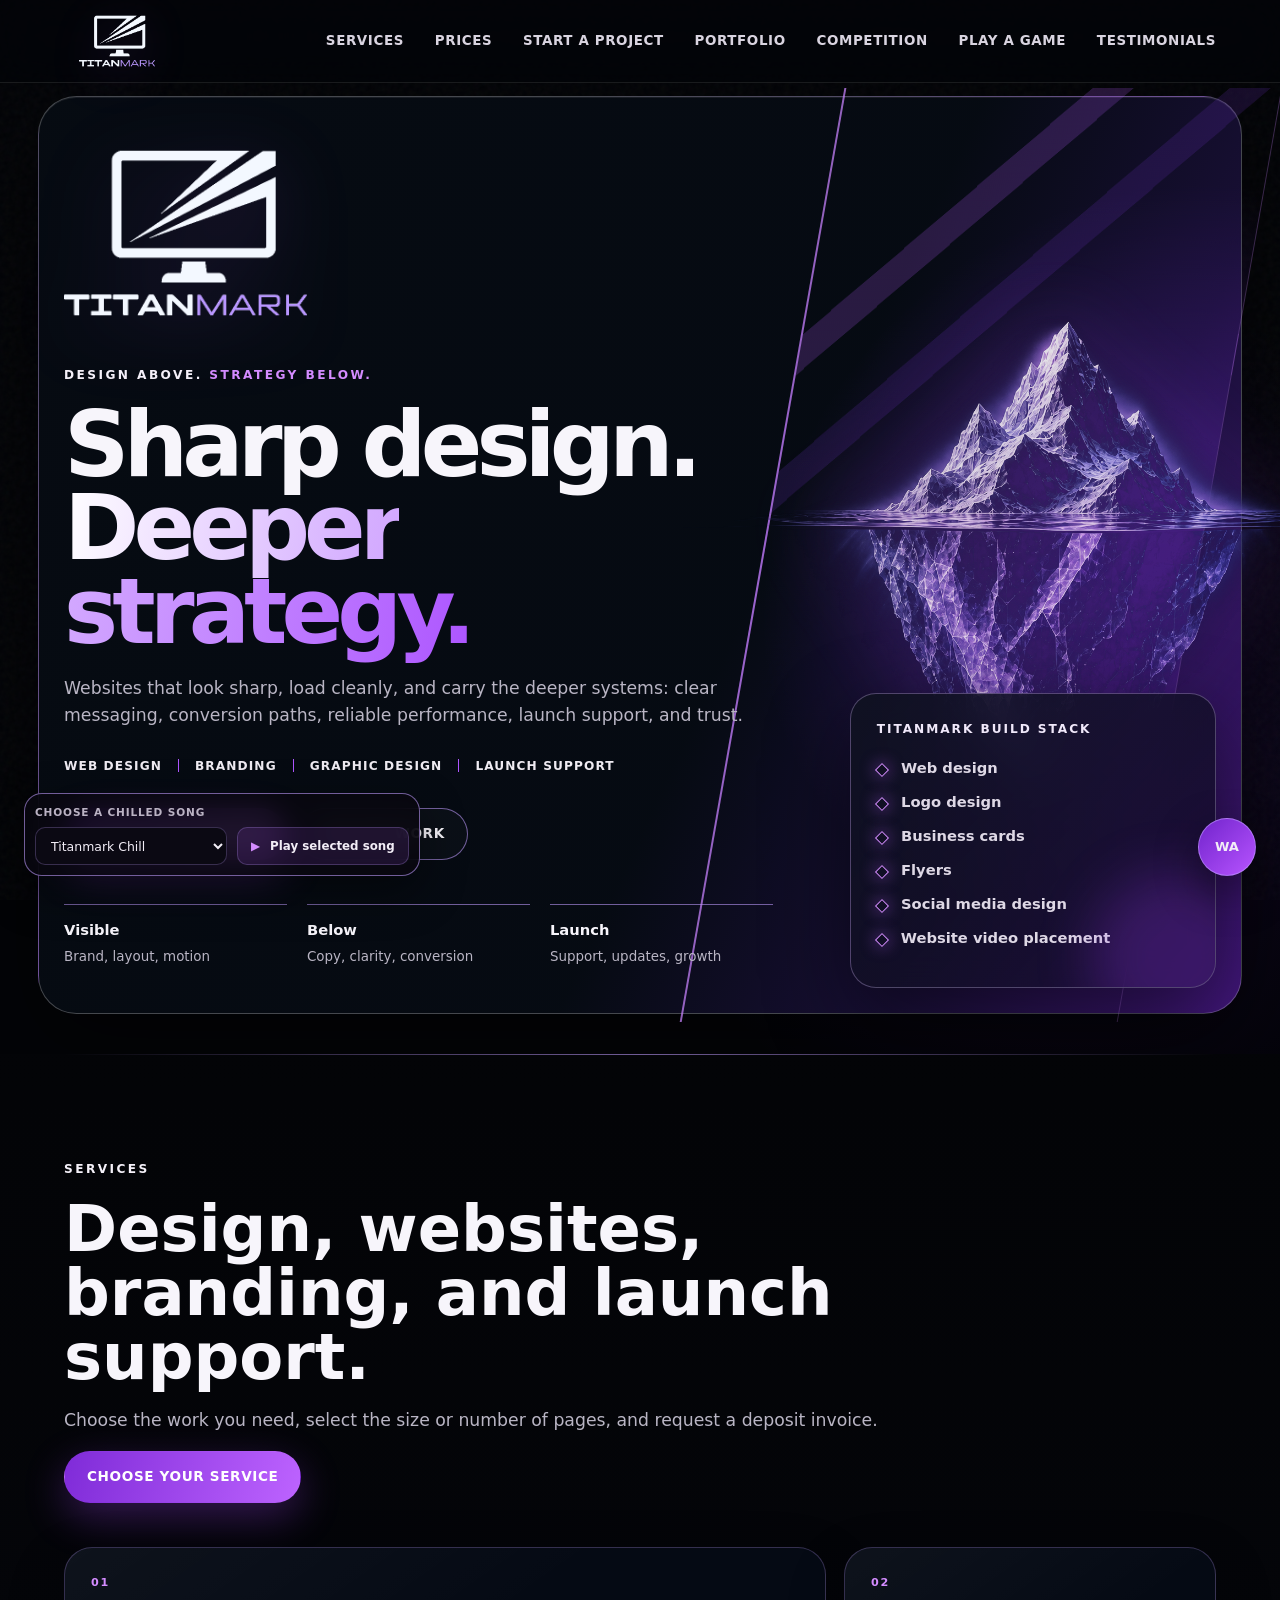
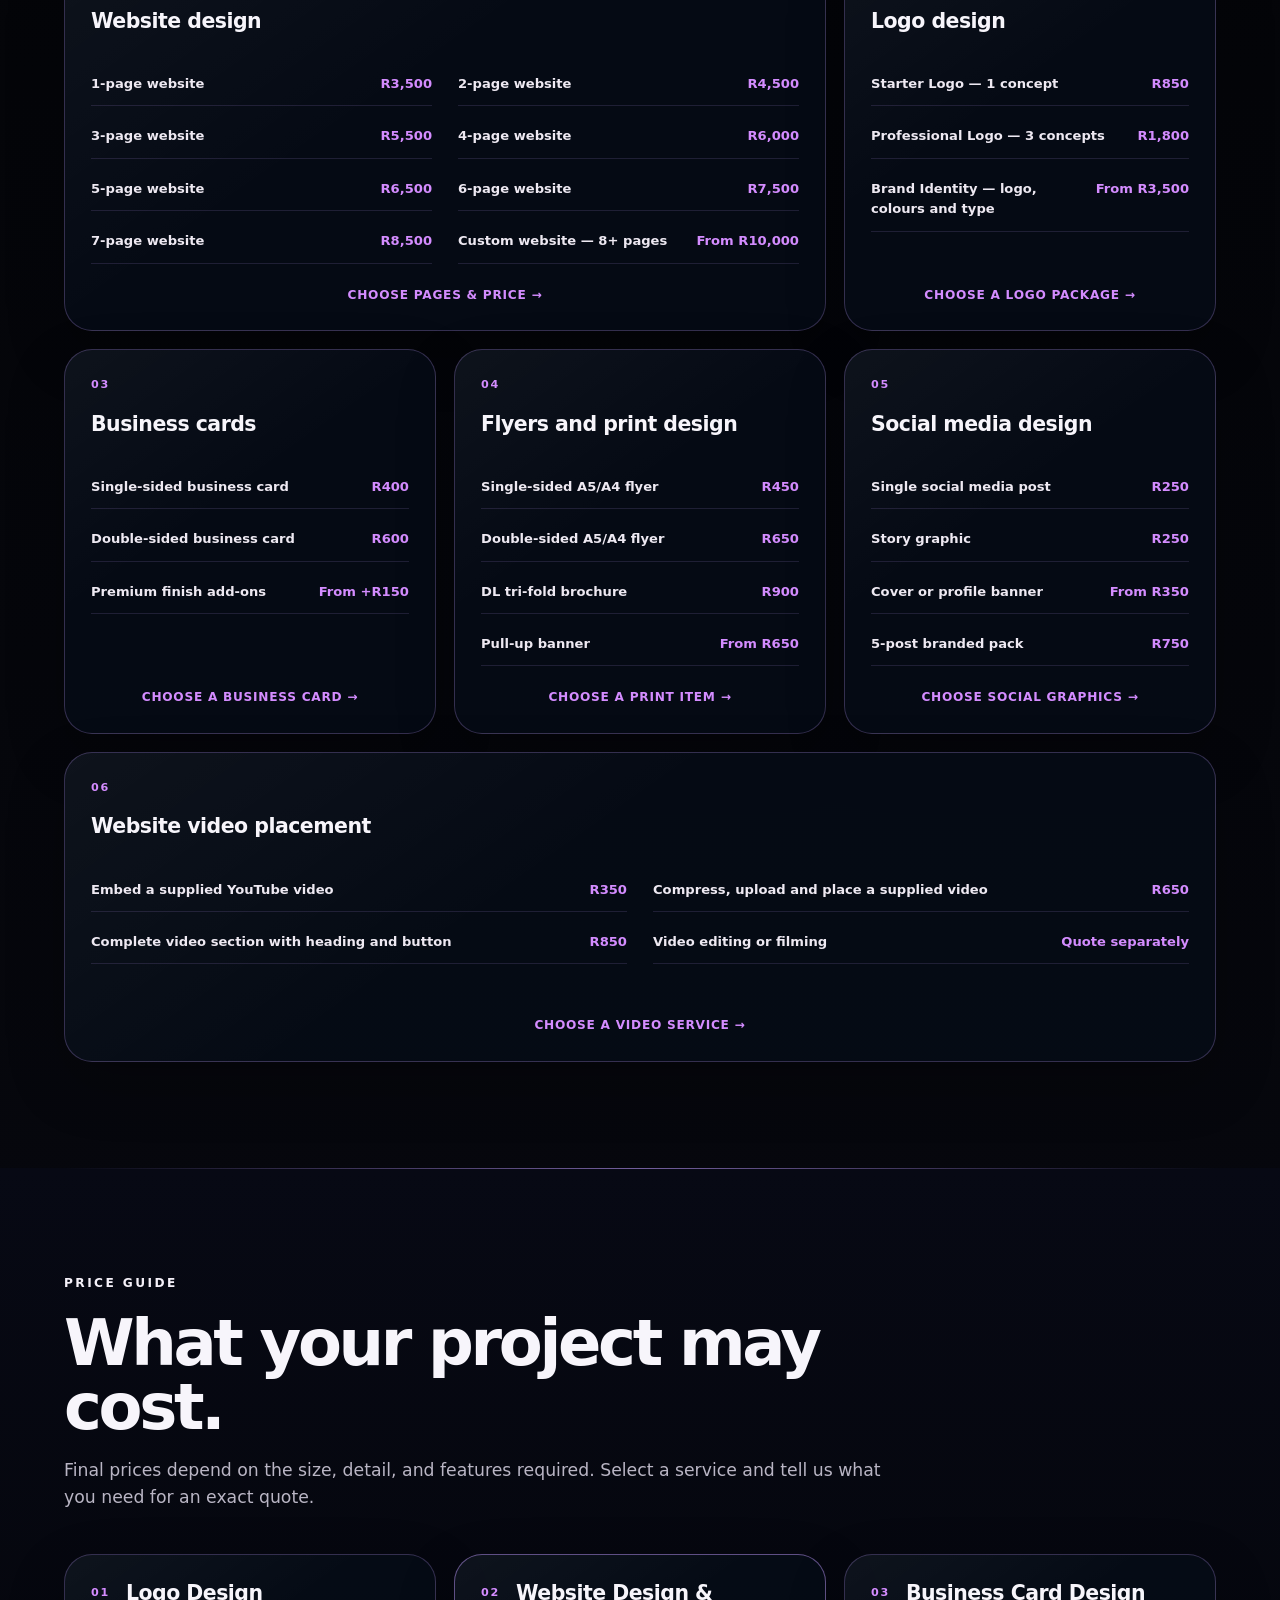
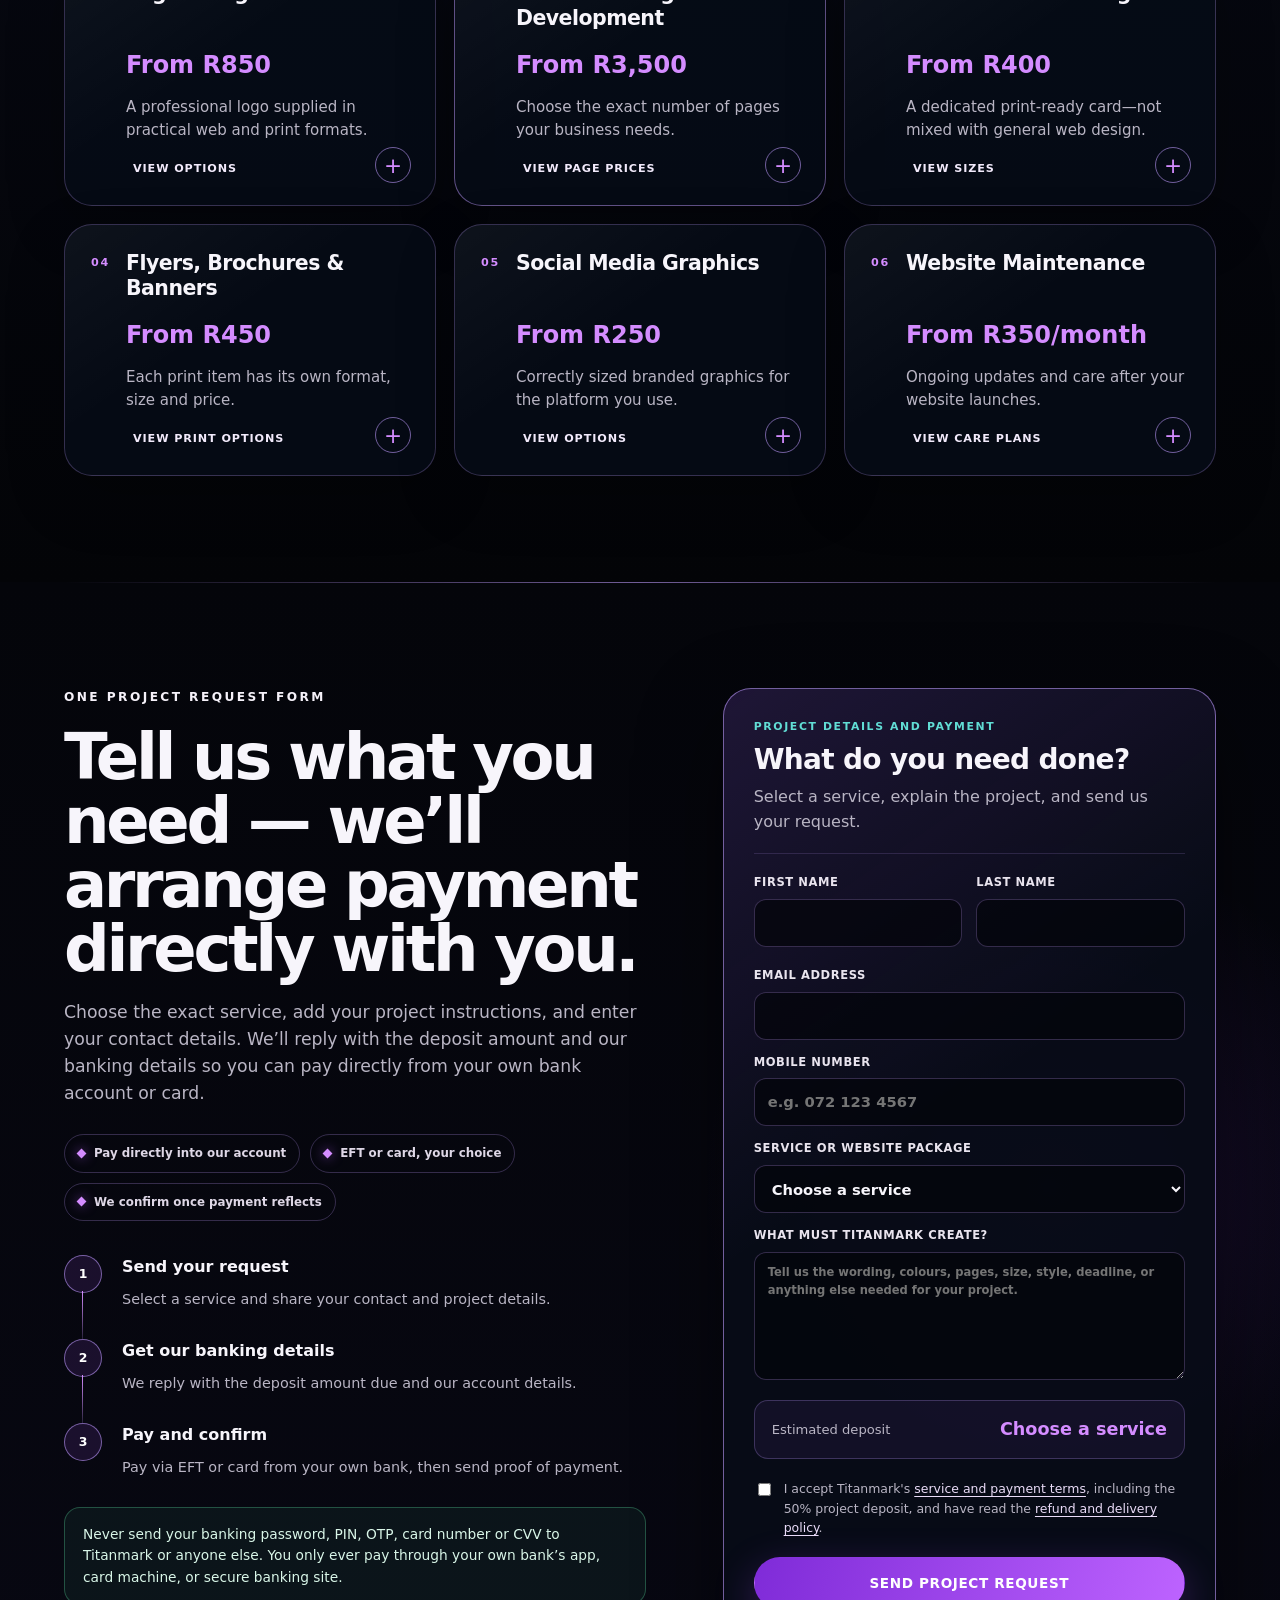
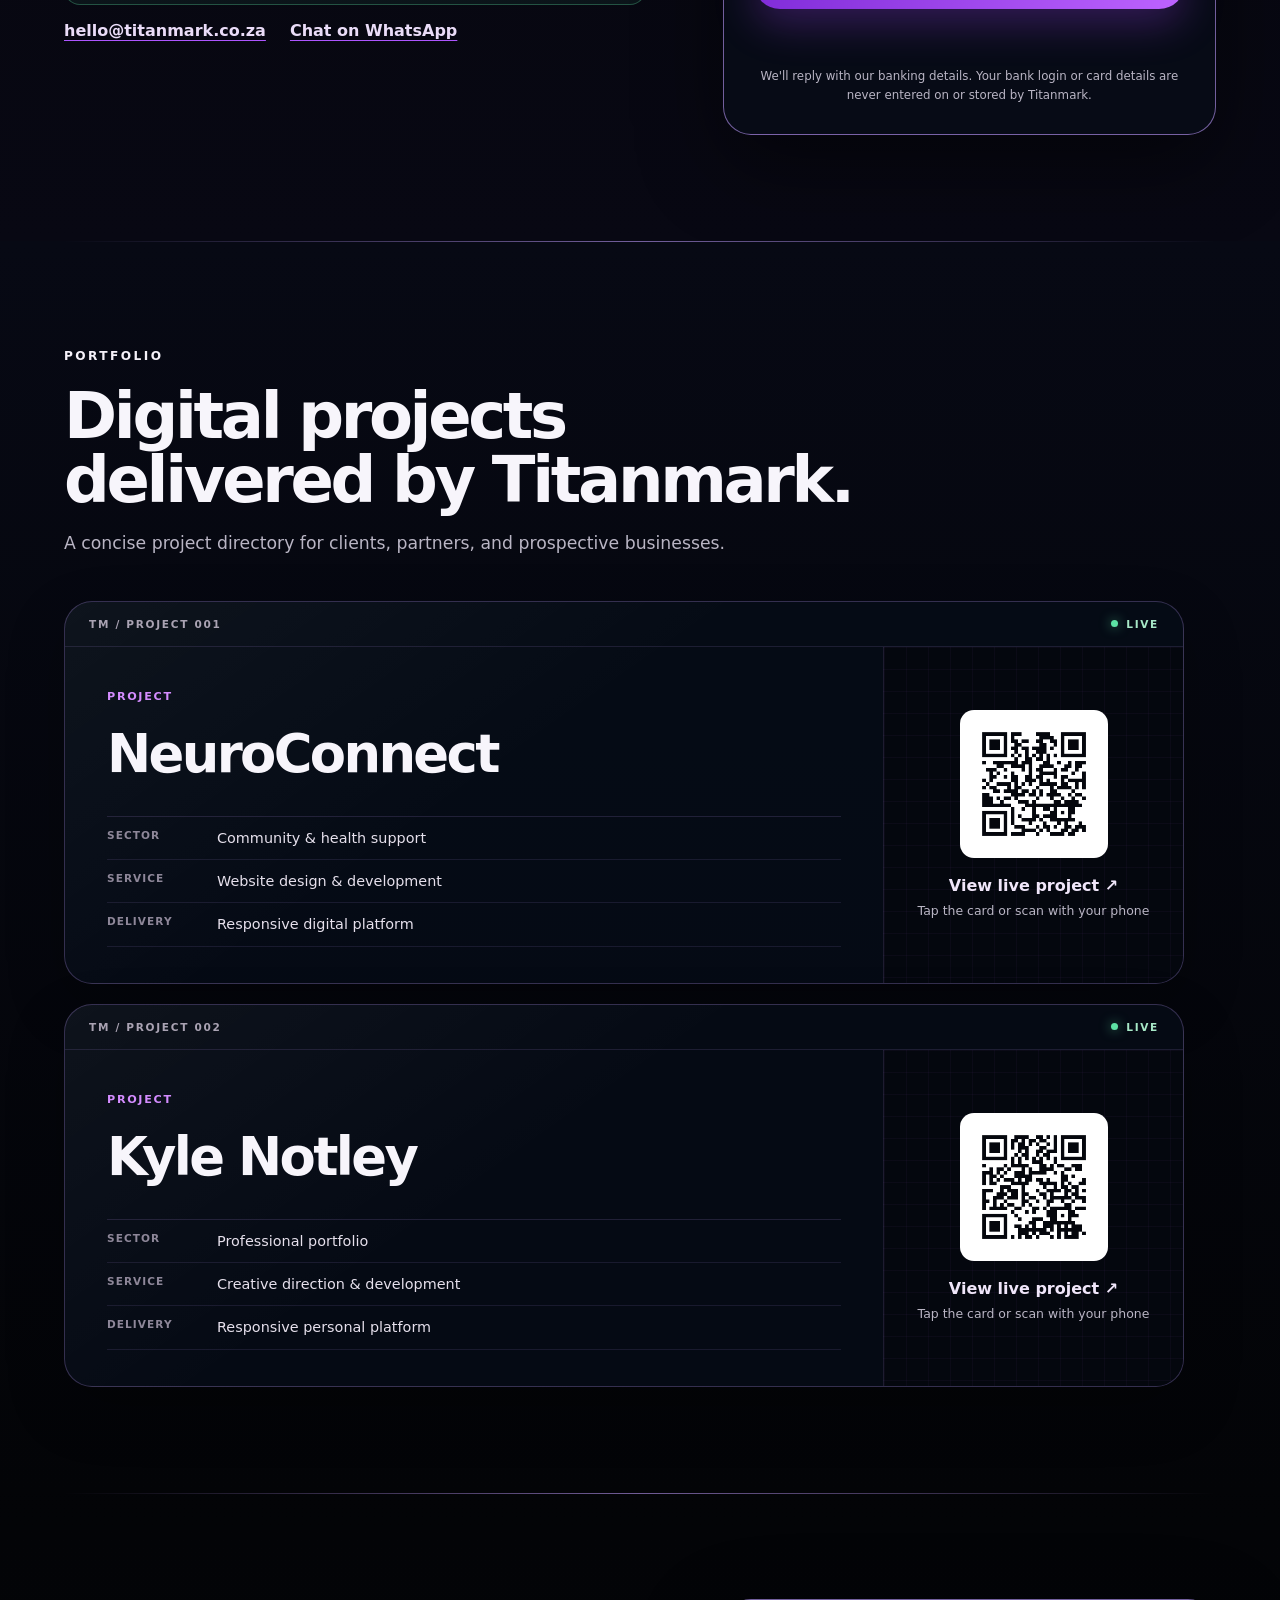
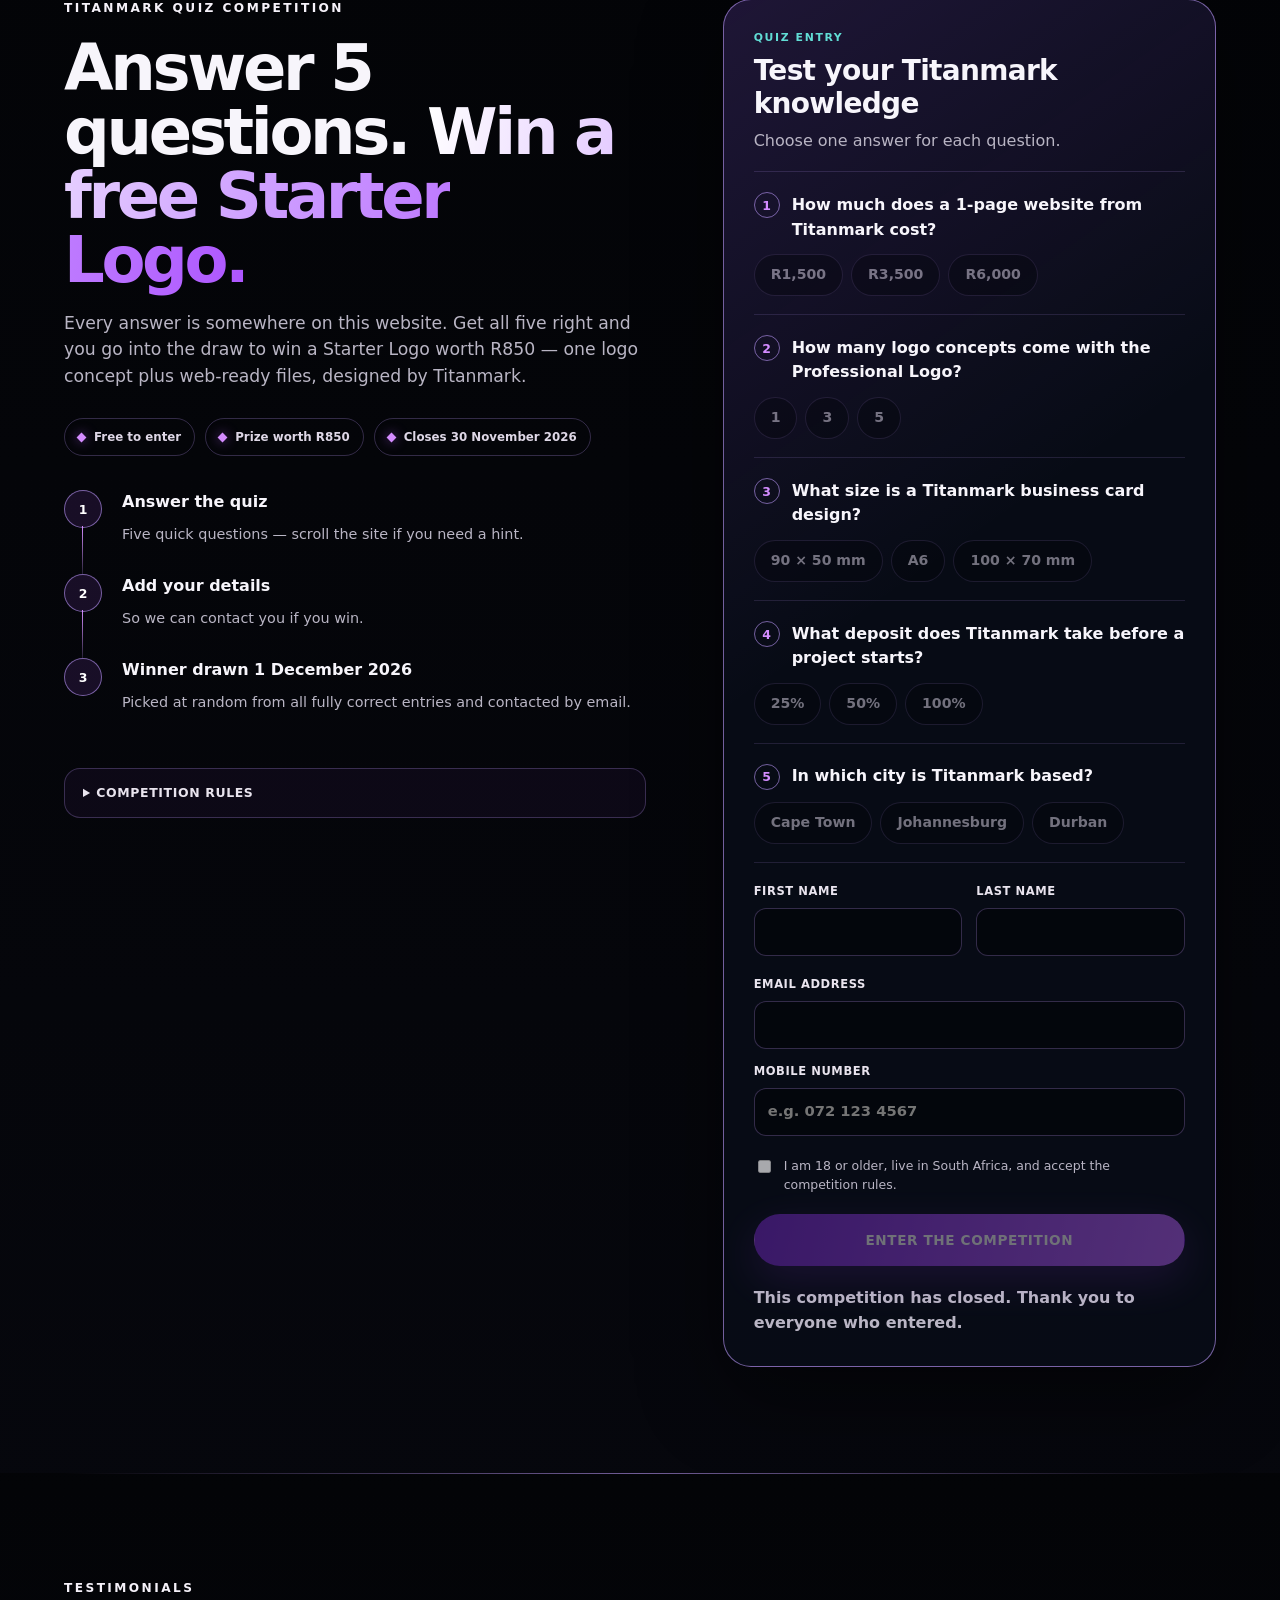
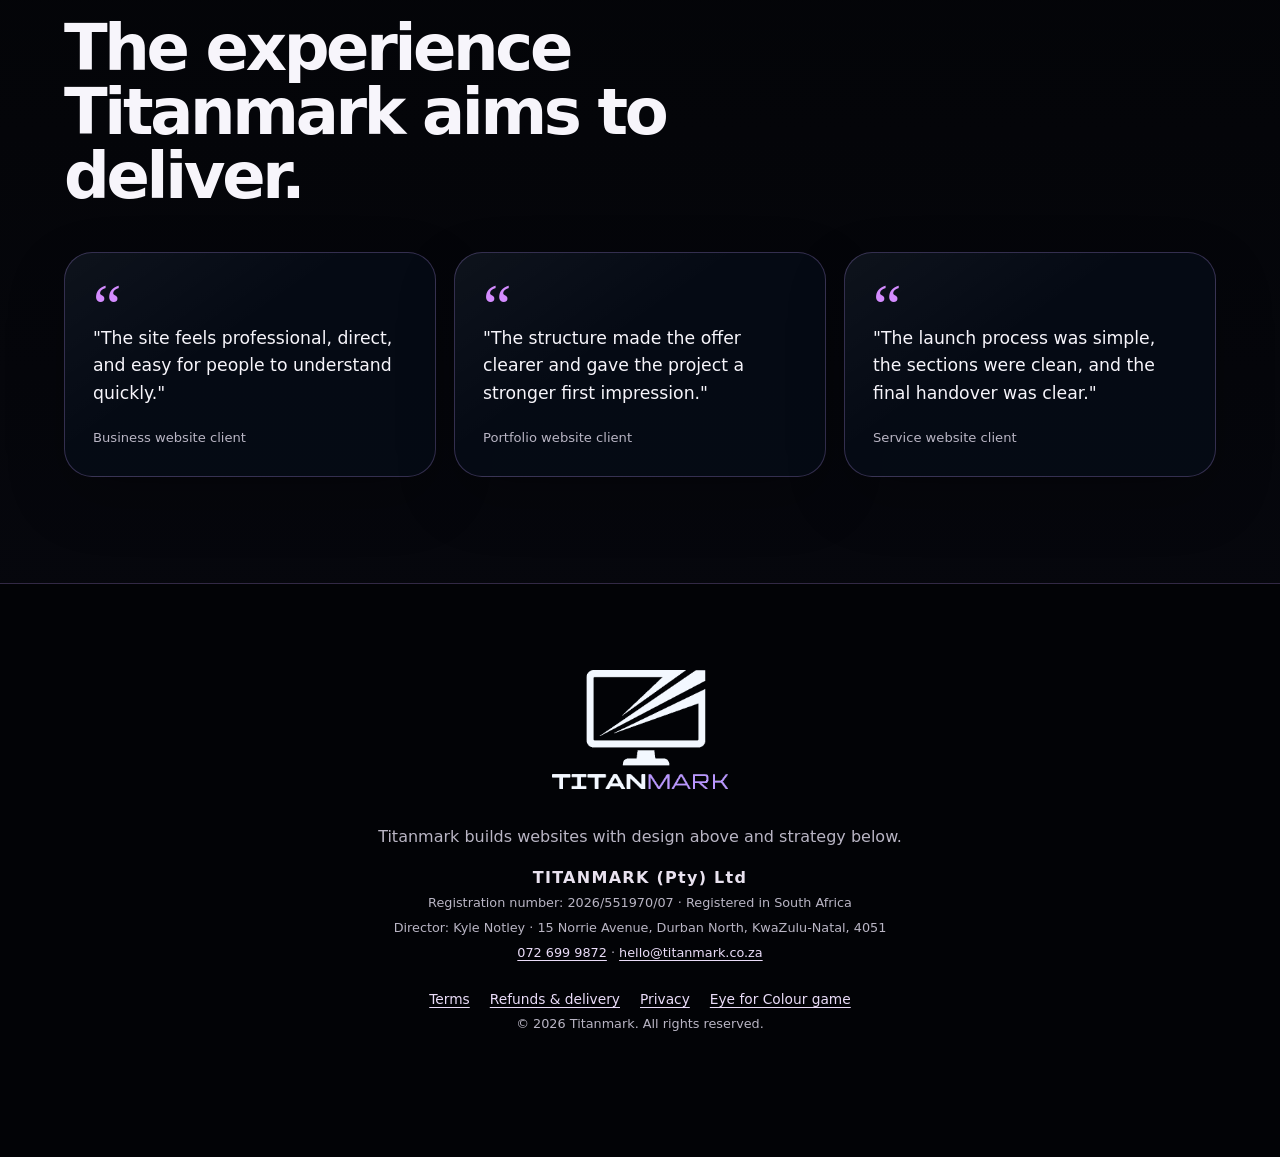
<file: index.html>
<!doctype html>
<html lang="en">
  <head>
    <meta charset="utf-8">
    <meta name="viewport" content="width=device-width, initial-scale=1">
    <meta name="theme-color" content="#05070d">
    <title>Titanmark | Web Design &amp; Graphic Design</title>
    <meta
      name="description"
      content="Titanmark builds logos, graphic design, responsive websites, portfolio sections, and launch-ready digital experiences."
    >
    <meta property="og:type" content="website">
    <meta property="og:site_name" content="Titanmark">
    <meta property="og:url" content="https://titanmark.co.za/">
    <meta property="og:title" content="Titanmark | Web Design &amp; Graphic Design">
    <meta property="og:description" content="Logos, graphic design and responsive websites from Durban — sharp design with deeper strategy.">
    <meta property="og:image" content="https://titanmark.co.za/assets/favicon.png">
    <meta property="og:image:width" content="512">
    <meta property="og:image:height" content="512">
    <meta property="og:image:alt" content="Titanmark logo">
    <meta property="og:locale" content="en_ZA">
    <meta name="twitter:card" content="summary">
    <link rel="icon" type="image/png" href="assets/favicon.png">
    <link rel="apple-touch-icon" href="assets/apple-touch-icon.png">
    <link rel="stylesheet" href="styles.css?v=20261009-2">
  </head>
  <body>
    <header class="site-header">
      <a class="brand" href="#top" aria-label="Titanmark home">
        <img src="assets/titanmark-logo-dark.png" alt="Titanmark logo">
      </a>

      <button class="nav-toggle" type="button" aria-label="Open navigation" aria-expanded="false" aria-controls="site-nav">
        <span></span>
        <span></span>
      </button>

      <nav class="site-nav" id="site-nav" aria-label="Main navigation">
        <a href="#services">Services</a>
        <a href="#price-guide">Prices</a>
        <a href="#payments">Start a project</a>
        <a href="#portfolio">Portfolio</a>
        <a href="#competition">Competition</a>
        <a href="game.html">Play a game</a>
        <a href="#testimonials">Testimonials</a>
      </nav>
    </header>

    <main id="top">
      <section class="hero" aria-labelledby="hero-title">
        <div class="mountain-backdrop" aria-hidden="true"></div>
        <div class="hero-inner">
          <div class="hero-copy">
            <img class="hero-brandmark" src="assets/titanmark-logo-dark.png" alt="Titanmark">
            <p class="eyebrow">Design above. <span>Strategy below.</span></p>
            <h1 id="hero-title">Sharp design.<br><span>Deeper strategy.</span></h1>
            <p class="hero-lede">
              Websites that look sharp, load cleanly, and carry the deeper systems:
              clear messaging, conversion paths, reliable performance, launch support, and trust.
            </p>

            <div class="hero-services" aria-label="Titanmark services">
              <span>Web design</span>
              <span>Branding</span>
              <span>Graphic design</span>
              <span>Launch support</span>
            </div>

            <div class="hero-actions" aria-label="Primary actions">
              <a class="button primary" href="#payments">Start your project</a>
              <a class="button secondary" href="#portfolio">See the work</a>
            </div>

            <div class="hero-points" aria-label="Titanmark build layers">
              <article>
                <strong>Visible</strong>
                <span>Brand, layout, motion</span>
              </article>
              <article>
                <strong>Below</strong>
                <span>Copy, clarity, conversion</span>
              </article>
              <article>
                <strong>Launch</strong>
                <span>Support, updates, growth</span>
              </article>
            </div>
          </div>

          <aside class="depth-board" aria-label="What Titanmark builds under the surface">
            <p class="board-title">Titanmark build stack</p>
            <ul>
              <li><a href="#service-web">Web design</a></li>
              <li><a href="#service-logo">Logo design</a></li>
              <li><a href="#service-business-cards">Business cards</a></li>
              <li><a href="#service-flyers">Flyers</a></li>
              <li><a href="#service-social">Social media design</a></li>
              <li><a href="#service-video">Website video placement</a></li>
            </ul>
          </aside>
        </div>
      </section>

      <section class="section" id="services" aria-labelledby="services-title">
        <div class="section-inner">
          <div class="section-heading">
            <p class="eyebrow">Services</p>
            <h2 id="services-title"><button class="services-heading-open service-builder-open" type="button">Design, websites, branding, and launch support.</button></h2>
            <p>Choose the work you need, select the size or number of pages, and request a deposit invoice.</p>
            <button class="button primary service-builder-open" type="button">Choose your service</button>
          </div>

          <div class="service-grid">
            <article class="service-card" id="service-web">
              <span class="service-mark">01</span>
              <h3>Website design</h3>
              <ul class="service-price-list">
                <li><strong>1-page website</strong><span>R3,500</span></li>
                <li><strong>2-page website</strong><span>R4,500</span></li>
                <li><strong>3-page website</strong><span>R5,500</span></li>
                <li><strong>4-page website</strong><span>R6,000</span></li>
                <li><strong>5-page website</strong><span>R6,500</span></li>
                <li><strong>6-page website</strong><span>R7,500</span></li>
                <li><strong>7-page website</strong><span>R8,500</span></li>
                <li><strong>Custom website — 8+ pages</strong><span>From R10,000</span></li>
              </ul>
              <button class="text-action service-builder-open" type="button" data-builder-service="Website design">Choose pages &amp; price</button>
            </article>
            <article class="service-card" id="service-logo">
              <span class="service-mark">02</span>
              <h3>Logo design</h3>
              <ul class="service-price-list">
                <li><strong>Starter Logo — 1 concept</strong><span>R850</span></li>
                <li><strong>Professional Logo — 3 concepts</strong><span>R1,800</span></li>
                <li><strong>Brand Identity — logo, colours and type</strong><span>From R3,500</span></li>
              </ul>
              <button class="text-action service-builder-open" type="button" data-builder-service="Branding">Choose a logo package</button>
            </article>
            <article class="service-card" id="service-business-cards">
              <span class="service-mark">03</span>
              <h3>Business cards</h3>
              <ul class="service-price-list">
                <li><strong>Single-sided business card</strong><span>R400</span></li>
                <li><strong>Double-sided business card</strong><span>R600</span></li>
                <li><strong>Premium finish add-ons</strong><span>From +R150</span></li>
              </ul>
              <button class="text-action service-builder-open" type="button" data-builder-service="Business cards">Choose a business card</button>
            </article>
            <article class="service-card" id="service-flyers">
              <span class="service-mark">04</span>
              <h3>Flyers and print design</h3>
              <ul class="service-price-list">
                <li><strong>Single-sided A5/A4 flyer</strong><span>R450</span></li>
                <li><strong>Double-sided A5/A4 flyer</strong><span>R650</span></li>
                <li><strong>DL tri-fold brochure</strong><span>R900</span></li>
                <li><strong>Pull-up banner</strong><span>From R650</span></li>
              </ul>
              <button class="text-action service-builder-open" type="button" data-builder-service="Print design">Choose a print item</button>
            </article>
            <article class="service-card" id="service-social">
              <span class="service-mark">05</span>
              <h3>Social media design</h3>
              <ul class="service-price-list">
                <li><strong>Single social media post</strong><span>R250</span></li>
                <li><strong>Story graphic</strong><span>R250</span></li>
                <li><strong>Cover or profile banner</strong><span>From R350</span></li>
                <li><strong>5-post branded pack</strong><span>R750</span></li>
              </ul>
              <button class="text-action service-builder-open" type="button" data-builder-service="Social media design">Choose social graphics</button>
            </article>
            <article class="service-card" id="service-video">
              <span class="service-mark">06</span>
              <h3>Website video placement</h3>
              <ul class="service-price-list">
                <li><strong>Embed a supplied YouTube video</strong><span>R350</span></li>
                <li><strong>Compress, upload and place a supplied video</strong><span>R650</span></li>
                <li><strong>Complete video section with heading and button</strong><span>R850</span></li>
                <li><strong>Video editing or filming</strong><span>Quote separately</span></li>
              </ul>
              <button class="text-action service-builder-open" type="button" data-builder-service="Website video placement">Choose a video service</button>
            </article>
          </div>
        </div>
      </section>

      <section class="section section-alt" id="price-guide" aria-labelledby="price-guide-title">
        <div class="section-inner">
          <div class="section-heading">
            <p class="eyebrow">Price guide</p>
            <h2 id="price-guide-title">What your project may cost.</h2>
            <p>Final prices depend on the size, detail, and features required. Select a service and tell us what you need for an exact quote.</p>
          </div>

          <div class="cost-grid">
            <details class="cost-card">
              <summary>
                <span class="cost-number">01</span>
                <span class="cost-heading">
                  <span class="cost-title">Logo Design</span>
                  <span class="cost">From R850</span>
                  <span class="cost-summary">A professional logo supplied in practical web and print formats.</span>
                </span>
                <span class="cost-open" aria-hidden="true">View options</span>
              </summary>
              <div class="cost-details">
                <div class="package-option">
                  <div><strong>Starter Logo</strong><span>R850</span></div>
                  <p>1 concept, 1 refinement round, transparent PNG (2000 px), JPG and favicon.</p>
                </div>
                <div class="package-option">
                  <div><strong>Professional Logo</strong><span>R1,800</span></div>
                  <p>3 concepts, 2 refinement rounds, scalable SVG/PDF, PNG/JPG, black and white versions.</p>
                </div>
                <div class="package-option">
                  <div><strong>Brand Identity</strong><span>From R3,500</span></div>
                  <p>Professional logo package plus colour palette, typography, social profile image and mini brand guide.</p>
                </div>
                <p class="spec-note"><strong>Files included:</strong> high-resolution and transparent versions for websites, social media and professional printing.</p>
                <button class="button secondary service-builder-open" type="button" data-builder-service="Branding">Choose a logo package</button>
              </div>
            </details>

            <details class="cost-card featured-cost">
              <summary>
                <span class="cost-number">02</span>
                <span class="cost-heading">
                  <span class="cost-title">Website Design &amp; Development</span>
                  <span class="cost">From R3,500</span>
                  <span class="cost-summary">Choose the exact number of pages your business needs.</span>
                </span>
                <span class="cost-open" aria-hidden="true">View page prices</span>
              </summary>
              <div class="cost-details">
                <div class="website-price-list" aria-label="Website prices by page count">
                  <div><strong>1-page website</strong><span>R3,500</span></div>
                  <div><strong>2-page website</strong><span>R4,500</span></div>
                  <div><strong>3-page website</strong><span>R5,500</span></div>
                  <div><strong>4-page website</strong><span>R6,000</span></div>
                  <div><strong>5-page website</strong><span>R6,500</span></div>
                  <div><strong>6-page website</strong><span>R7,500</span></div>
                  <div><strong>7-page website</strong><span>R8,500</span></div>
                  <div><strong>8+ pages or custom features</strong><span>From R10,000</span></div>
                </div>
                <p class="spec-note"><strong>Every website includes:</strong> responsive desktop and mobile design, contact section, basic SEO structure, launch setup and one refinement round. Hosting, domain fees and paid services are quoted separately.</p>
                <button class="button secondary service-builder-open" type="button" data-builder-service="Website design">Choose pages &amp; price</button>
              </div>
            </details>

            <details class="cost-card">
              <summary>
                <span class="cost-number">03</span>
                <span class="cost-heading">
                  <span class="cost-title">Business Card Design</span>
                  <span class="cost">From R400</span>
                  <span class="cost-summary">A dedicated print-ready card—not mixed with general web design.</span>
                </span>
                <span class="cost-open" aria-hidden="true">View sizes</span>
              </summary>
              <div class="cost-details">
                <div class="package-option">
                  <div><strong>Single-sided card</strong><span>R400</span></div>
                  <p>One clean layout with your logo, name and contact details.</p>
                </div>
                <div class="package-option">
                  <div><strong>Double-sided card</strong><span>R600</span></div>
                  <p>Front and back design with space for services, QR code or a call to action.</p>
                </div>
                <div class="package-option">
                  <div><strong>Textured or Kraft Paper Finish</strong><span>+R150</span></div>
                  <p>Artwork prepared for linen, cotton or kraft-style paper stock.</p>
                </div>
                <div class="package-option">
                  <div><strong>Metallic or Pearl Finish</strong><span>+R200</span></div>
                  <p>Shimmer-ready colour and highlight work for metallic or pearl stock.</p>
                </div>
                <div class="package-option">
                  <div><strong>Spot UV or Foil Highlight</strong><span>+R300</span></div>
                  <p>A separate overlay file so your printer can add a raised gloss or foil logo.</p>
                </div>
                <p class="spec-note"><strong>Standard size:</strong> 90 × 50 mm, supplied at 300 DPI with 3 mm bleed, crop marks and a PDF ready for your printer. Finish add-ons prepare the artwork for that paper or effect — printing and stock costs are quoted by your printer separately.</p>
                <button class="button secondary service-builder-open" type="button" data-builder-service="Business cards">Choose a card</button>
              </div>
            </details>

            <details class="cost-card">
              <summary>
                <span class="cost-number">04</span>
                <span class="cost-heading">
                  <span class="cost-title">Flyers, Brochures &amp; Banners</span>
                  <span class="cost">From R450</span>
                  <span class="cost-summary">Each print item has its own format, size and price.</span>
                </span>
                <span class="cost-open" aria-hidden="true">View print options</span>
              </summary>
              <div class="cost-details">
                <div class="package-option"><div><strong>A5/A4 single-sided flyer</strong><span>R450</span></div><p>One promotional page for print and digital sharing.</p></div>
                <div class="package-option"><div><strong>A5/A4 double-sided flyer</strong><span>R650</span></div><p>Front and back layout for more information.</p></div>
                <div class="package-option"><div><strong>DL tri-fold brochure</strong><span>R900</span></div><p>Six organised panels supplied print-ready.</p></div>
                <div class="package-option"><div><strong>Pull-up banner</strong><span>From R650</span></div><p>Artwork sized to your printer’s final banner specification.</p></div>
                <p class="spec-note">Supplied as a high-resolution print PDF with bleed where required. Printing is quoted separately.</p>
                <button class="button secondary service-builder-open" type="button" data-builder-service="Print design">Choose a print item</button>
              </div>
            </details>

            <details class="cost-card">
              <summary>
                <span class="cost-number">05</span>
                <span class="cost-heading">
                  <span class="cost-title">Social Media Graphics</span>
                  <span class="cost">From R250</span>
                  <span class="cost-summary">Correctly sized branded graphics for the platform you use.</span>
                </span>
                <span class="cost-open" aria-hidden="true">View options</span>
              </summary>
              <div class="cost-details">
                <div class="package-option"><div><strong>Single social post</strong><span>R250</span></div><p>1080 × 1080 px square graphic.</p></div>
                <div class="package-option"><div><strong>Story graphic</strong><span>R250</span></div><p>1080 × 1920 px vertical graphic.</p></div>
                <div class="package-option"><div><strong>Cover or profile banner</strong><span>From R350</span></div><p>Designed to the current platform dimensions and safe areas.</p></div>
                <div class="package-option"><div><strong>5-post branded pack</strong><span>R750</span></div><p>A consistent set of campaign-ready graphics.</p></div>
                <button class="button secondary service-builder-open" type="button" data-builder-service="Social media design">Choose social graphics</button>
              </div>
            </details>

            <details class="cost-card">
              <summary>
                <span class="cost-number">06</span>
                <span class="cost-heading">
                  <span class="cost-title">Website Maintenance</span>
                  <span class="cost">From R350/month</span>
                  <span class="cost-summary">Ongoing updates and care after your website launches.</span>
                </span>
                <span class="cost-open" aria-hidden="true">View care plans</span>
              </summary>
              <div class="cost-details">
                <div class="package-option"><div><strong>Essential care</strong><span>R350/month</span></div><p>Basic checks and one small content update.</p></div>
                <div class="package-option"><div><strong>Business care</strong><span>R750/month</span></div><p>Regular updates, backups and priority small fixes.</p></div>
                <div class="package-option"><div><strong>Active website care</strong><span>R1,200/month</span></div><p>More frequent changes and support for important website features.</p></div>
                <button class="button secondary service-builder-open" type="button" data-builder-service="Website maintenance">Choose a care plan</button>
              </div>
            </details>
          </div>
        </div>
      </section>

      <section class="section section-alt" id="pricing" aria-labelledby="pricing-title" hidden>
        <div class="section-inner">
          <div class="section-heading">
            <p class="eyebrow">Request a quote</p>
            <h2 id="pricing-title">Tell us what you need done and we’ll prepare the right quote.</h2>
            <p>Choose a starting option below, or use the enquiry form to describe exactly what you need.</p>
            <a class="button primary" href="#payments">Describe what you need</a>
          </div>

          <div class="pricing-grid" aria-label="Website packages">
            <article class="price-card is-active" data-package="One-page Website" data-price="R 3,500">
              <div>
                <p class="package-label">Starting</p>
                <h3>One-page Website</h3>
                <p class="price">R 3,500</p>
                <p class="price-note">A straightforward starting point for a new business.</p>
              </div>
              <ul>
                <li>One-page website</li>
                <li>Mobile responsive layout</li>
                <li>Basic page setup</li>
                <li>Contact section</li>
              </ul>
              <button class="select-package" type="button">Select One-page</button>
            </article>

            <article class="price-card featured" data-package="Business Website" data-price="R 6,500">
              <div>
                <p class="package-label">Popular</p>
                <h3>Business Website</h3>
                <p class="price">R 6,500</p>
                <p class="price-note">Final price depends on the number of pages and content.</p>
              </div>
              <ul>
                <li>5-7 page website</li>
                <li>Services and pricing</li>
                <li>Portfolio and testimonials</li>
                <li>Pay online section</li>
              </ul>
              <button class="select-package" type="button">Select Business</button>
            </article>

            <article class="price-card" data-package="Custom Website" data-price="From R10,000">
              <div>
                <p class="package-label">Custom</p>
                <h3>Custom Website</h3>
                <p class="price">From R10,000</p>
                <p class="price-note">Quoted around the exact functions your business needs.</p>
              </div>
              <ul>
                <li>Custom page structure</li>
                <li>Conversion copy support</li>
                <li>Advanced content structure</li>
                <li>Launch checklist</li>
              </ul>
              <button class="select-package" type="button">Select Custom</button>
            </article>
          </div>

          <div class="pricing-table-wrap" aria-label="Full Titanmark service pricing">
            <table class="pricing-table">
              <caption>Full service price guide</caption>
              <thead>
                <tr>
                  <th scope="col">Service</th>
                  <th scope="col">Starting Price</th>
                  <th scope="col">Professional Price</th>
                </tr>
              </thead>
              <tbody>
                <tr class="is-selected">
                  <td>
                    <button class="service-detail-trigger" type="button" data-service="basic-logo" data-price="R850">
                      Basic Logo Design
                    </button>
                  </td>
                  <td>R850</td>
                  <td>R1,800</td>
                </tr>
                <tr class="service-detail-row" id="service-detail-row">
                  <td class="service-detail-cell" colspan="3">
                    <article class="service-detail-card" id="service-detail" aria-live="polite">
                      <div>
                        <p class="package-label">What is included</p>
                        <h3 id="service-detail-title">Basic Logo Design</h3>
                        <p id="service-detail-description">
                          A simple, clean logo direction for a new business that needs to look credible quickly.
                        </p>
                      </div>
                      <ul id="service-detail-list">
                        <li>One main logo concept</li>
                        <li>Basic typography and colour direction</li>
                        <li>One round of small refinements</li>
                        <li>Final web-ready logo export</li>
                      </ul>
                    </article>
                  </td>
                </tr>
                <tr>
                  <td>
                    <button class="service-detail-trigger" type="button" data-service="premium-logo" data-price="R1,800">
                      Premium Logo (3 concepts + revisions)
                    </button>
                  </td>
                  <td>R1,800</td>
                  <td>R3,500</td>
                </tr>
                <tr>
                  <td>
                    <button class="service-detail-trigger" type="button" data-service="business-card" data-price="R400">
                      Business Card Design
                    </button>
                  </td>
                  <td>R400</td>
                  <td>R650</td>
                </tr>
                <tr>
                  <td>
                    <button class="service-detail-trigger" type="button" data-service="single-flyer" data-price="R450">
                      Flyer (Single-sided A5/A4)
                    </button>
                  </td>
                  <td>R450</td>
                  <td>R900</td>
                </tr>
                <tr>
                  <td>
                    <button class="service-detail-trigger" type="button" data-service="double-flyer" data-price="R650">
                      Double-sided Flyer
                    </button>
                  </td>
                  <td>R650</td>
                  <td>R1,200</td>
                </tr>
                <tr>
                  <td>
                    <button class="service-detail-trigger" type="button" data-service="social-post" data-price="R250">
                      Social Media Post
                    </button>
                  </td>
                  <td>R250</td>
                  <td>R500</td>
                </tr>
                <tr>
                  <td>
                    <button class="service-detail-trigger" type="button" data-service="facebook-cover" data-price="R350">
                      Facebook Cover Banner
                    </button>
                  </td>
                  <td>R350</td>
                  <td>R750</td>
                </tr>
                <tr>
                  <td>
                    <button class="service-detail-trigger" type="button" data-service="pull-up-banner" data-price="R650">
                      Pull-up Banner
                    </button>
                  </td>
                  <td>R650</td>
                  <td>R1,400</td>
                </tr>
                <tr>
                  <td>
                    <button class="service-detail-trigger" type="button" data-service="brochure" data-price="R900">
                      Brochure (Tri-fold)
                    </button>
                  </td>
                  <td>R900</td>
                  <td>R1,800</td>
                </tr>
                <tr>
                  <td>
                    <button class="service-detail-trigger" type="button" data-service="one-page-website" data-price="R3,500">
                      One-page Website
                    </button>
                  </td>
                  <td>R3,500</td>
                  <td>R5,500</td>
                </tr>
                <tr>
                  <td>
                    <button class="service-detail-trigger" type="button" data-service="business-website" data-price="R6,500">
                      Business Website (5-7 pages)
                    </button>
                  </td>
                  <td>R6,500</td>
                  <td>R10,000</td>
                </tr>
                <tr>
                  <td>
                    <button class="service-detail-trigger" type="button" data-service="custom-website" data-price="From R10,000">
                      Custom Website
                    </button>
                  </td>
                  <td>From R10,000</td>
                  <td>By quote</td>
                </tr>
                <tr>
                  <td>
                    <button class="service-detail-trigger" type="button" data-service="maintenance" data-price="R350-R1,200/month">
                      Website Maintenance
                    </button>
                  </td>
                  <td>R350-R1,200/month</td>
                  <td>By plan</td>
                </tr>
              </tbody>
            </table>
          </div>
        </div>
      </section>

      <section class="section banking-section" id="payments" aria-labelledby="payments-title">
        <div class="section-inner banking-layout">
          <div class="banking-copy">
            <p class="eyebrow">One project request form</p>
            <h2 id="payments-title">Tell us what you need — we’ll arrange payment directly with you.</h2>
            <p>Choose the exact service, add your project instructions, and enter your contact details. We’ll reply with the deposit amount and our banking details so you can pay directly from your own bank account or card.</p>
            <div class="banking-assurances" aria-label="Payment assurances">
              <span>Pay directly into our account</span>
              <span>EFT or card, your choice</span>
              <span>We confirm once payment reflects</span>
            </div>
            <ol class="payment-flow" aria-label="How payment works">
              <li><strong>Send your request</strong><span>Select a service and share your contact and project details.</span></li>
              <li><strong>Get our banking details</strong><span>We reply with the deposit amount due and our account details.</span></li>
              <li><strong>Pay and confirm</strong><span>Pay via EFT or card from your own bank, then send proof of payment.</span></li>
            </ol>
            <p class="payment-safety-note">Never send your banking password, PIN, OTP, card number or CVV to Titanmark or anyone else. You only ever pay through your own bank’s app, card machine, or secure banking site.</p>
            <div class="contact-lines">
              <a href="mailto:hello@titanmark.co.za">hello@titanmark.co.za</a>
              <a
                class="whatsapp-link"
                href="https://wa.me/27726999872?text=Hi%20Titanmark%2C%20I%20would%20like%20to%20discuss%20a%20project."
                target="_blank"
                rel="noopener"
              >Chat on WhatsApp</a>
              <a data-social="facebook" href="#" target="_blank" rel="noopener" hidden>Follow on Facebook</a>
              <a data-social="linkedin" href="#" target="_blank" rel="noopener" hidden>Follow on LinkedIn</a>
            </div>
          </div>

          <form class="payment-card" id="payment-form">
            <input type="hidden" name="_subject" value="New Titanmark project enquiry">
            <input type="hidden" name="_template" value="table">
            <div class="payment-card-head">
              <p class="fnb-kicker">Project details and payment</p>
              <h3>What do you need done?</h3>
              <p>Select a service, explain the project, and send us your request.</p>
            </div>
            <div class="payment-fields two-column">
              <label>
                First name
                <input type="text" name="name_first" autocomplete="given-name" maxlength="100" required>
              </label>
              <label>
                Last name
                <input type="text" name="name_last" autocomplete="family-name" maxlength="100" required>
              </label>
            </div>
            <div class="payment-fields">
              <label>
                Email address
                <input type="email" name="email_address" autocomplete="email" maxlength="100" required>
              </label>
              <label>
                Mobile number
                <input type="tel" name="cell_number" autocomplete="tel" inputmode="tel" maxlength="20" placeholder="e.g. 072 123 4567" required>
              </label>
              <label>
                Service or website package
                <select name="package" id="payment-package" required>
                  <option value="">Choose a service</option>
                  <optgroup label="Business cards">
                    <option value="business-card-single" data-deposit="200">Single-sided business card — R400</option>
                    <option value="business-card-double" data-deposit="300">Double-sided business card — R600</option>
                  </optgroup>
                  <optgroup label="Logo design">
                    <option value="starter-logo" data-deposit="425">Starter logo — R850</option>
                    <option value="professional-logo" data-deposit="900">Professional logo — R1,800</option>
                  </optgroup>
                  <optgroup label="Print design">
                    <option value="flyer-single" data-deposit="225">Single-sided flyer — R450</option>
                    <option value="flyer-double" data-deposit="325">Double-sided flyer — R650</option>
                    <option value="brochure-trifold" data-deposit="450">Tri-fold brochure — R900</option>
                  </optgroup>
                  <optgroup label="Website design">
                    <option value="website-1" data-deposit="1750">1-page website — R3,500</option>
                    <option value="website-2" data-deposit="2250">2-page website — R4,500</option>
                    <option value="website-3" data-deposit="2750">3-page website — R5,500</option>
                    <option value="website-4" data-deposit="3000">4-page website — R6,000</option>
                    <option value="website-5" data-deposit="3250">5-page website — R6,500</option>
                    <option value="website-6" data-deposit="3750">6-page website — R7,500</option>
                    <option value="website-7" data-deposit="4250">7-page website — R8,500</option>
                  </optgroup>
                  <optgroup label="Social media design">
                    <option value="social-post" data-deposit="125">Single social media post — R250</option>
                    <option value="social-story" data-deposit="125">Story graphic — R250</option>
                    <option value="social-pack-5" data-deposit="375">5-post branded pack — R750</option>
                  </optgroup>
                  <optgroup label="Website video placement">
                    <option value="video-embed" data-deposit="175">Embed a supplied YouTube video — R350</option>
                    <option value="video-upload" data-deposit="325">Compress, upload and place a supplied video — R650</option>
                    <option value="video-section" data-deposit="425">Complete website video section — R850</option>
                  </optgroup>
                  <optgroup label="Quote required before payment">
                    <option value="quote-brand-identity" data-deposit="0">Brand identity — From R3,500</option>
                    <option value="quote-custom-website" data-deposit="0">Custom website — 8+ pages</option>
                    <option value="quote-pull-up-banner" data-deposit="0">Pull-up banner — From R650</option>
                    <option value="quote-social-banner" data-deposit="0">Social cover or profile banner — From R350</option>
                    <option value="quote-payment-setup" data-deposit="0">Online payment setup</option>
                    <option value="quote-maintenance" data-deposit="0">Website maintenance — From R350/month</option>
                    <option value="quote-video-production" data-deposit="0">Video editing or filming</option>
                  </optgroup>
                </select>
              </label>
              <label>
                What must Titanmark create?
                <textarea name="project_details" id="project-details" rows="5" maxlength="1200" placeholder="Tell us the wording, colours, pages, size, style, deadline, or anything else needed for your project." required></textarea>
              </label>
            </div>
            <div class="payment-total" aria-live="polite">
              <span>Estimated deposit</span>
              <strong id="payment-deposit">Choose a service</strong>
            </div>
            <label class="payment-consent">
              <input type="checkbox" name="terms_accepted" id="payment-terms" value="1" required>
              <span>I accept Titanmark's <a href="terms.html" target="_blank" rel="noopener">service and payment terms</a>, including the 50% project deposit, and have read the <a href="refund-delivery.html" target="_blank" rel="noopener">refund and delivery policy</a>.</span>
            </label>
            <input class="payment-honeypot" type="text" name="company_website" tabindex="-1" autocomplete="off" aria-hidden="true">
            <div class="payment-actions">
              <button class="button primary full" id="project-enquiry" type="button">Send project request</button>
            </div>
            <p class="form-status" id="payment-status" role="status" aria-live="polite"></p>
            <p class="payment-provider-note">We'll reply with our banking details. Your bank login or card details are never entered on or stored by Titanmark.</p>
          </form>
        </div>
      </section>

      <section class="section section-alt" id="portfolio" aria-labelledby="portfolio-title">
        <div class="section-inner">
          <div class="section-heading">
            <p class="eyebrow">Portfolio</p>
            <h2 id="portfolio-title">Digital projects delivered by Titanmark.</h2>
            <p>A concise project directory for clients, partners, and prospective businesses.</p>
          </div>

          <div class="project-register" aria-label="Titanmark project register">
            <a class="project-entry project-link" href="https://www.neuroconnect.co.za" target="_blank" rel="noopener" aria-label="Open the live NeuroConnect website">
              <div class="project-entry-head">
                <span>TM / PROJECT 001</span>
                <span class="project-status"><i aria-hidden="true"></i> Live</span>
              </div>
              <div class="project-entry-body">
                <div class="project-record">
                  <p class="record-label">Project</p>
                  <h3>NeuroConnect</h3>
                  <dl>
                    <div><dt>Sector</dt><dd>Community &amp; health support</dd></div>
                    <div><dt>Service</dt><dd>Website design &amp; development</dd></div>
                    <div><dt>Delivery</dt><dd>Responsive digital platform</dd></div>
                  </dl>
                </div>
                <div class="qr-code-frame">
                  <span class="portfolio-qr">
                    <img src="assets/QR%20codes/neuroconnect-qr.png" alt="QR code for NeuroConnect">
                  </span>
                  <div><strong>View live project <span aria-hidden="true">↗</span></strong><span>Tap the card or scan with your phone</span></div>
                </div>
              </div>
            </a>

            <a class="project-entry project-link" href="https://www.notleykyle.co.za" target="_blank" rel="noopener" aria-label="Open the live Kyle Notley website">
              <div class="project-entry-head">
                <span>TM / PROJECT 002</span>
                <span class="project-status"><i aria-hidden="true"></i> Live</span>
              </div>
              <div class="project-entry-body">
                <div class="project-record">
                  <p class="record-label">Project</p>
                  <h3>Kyle Notley</h3>
                  <dl>
                    <div><dt>Sector</dt><dd>Professional portfolio</dd></div>
                    <div><dt>Service</dt><dd>Creative direction &amp; development</dd></div>
                    <div><dt>Delivery</dt><dd>Responsive personal platform</dd></div>
                  </dl>
                </div>
                <div class="qr-code-frame">
                  <span class="portfolio-qr">
                    <img src="assets/QR%20codes/notleykyle-qr.png" alt="QR code for Kyle Notley">
                  </span>
                  <div><strong>View live project <span aria-hidden="true">↗</span></strong><span>Tap the card or scan with your phone</span></div>
                </div>
              </div>
            </a>
          </div>
        </div>
      </section>

      <section class="section competition-section" id="competition" aria-labelledby="competition-title">
        <div class="section-inner competition-layout">
          <div class="competition-copy">
            <p class="eyebrow">Titanmark quiz competition</p>
            <h2 id="competition-title">Answer 5 questions. <span>Win a free Starter Logo.</span></h2>
            <p>Every answer is somewhere on this website. Get all five right and you go into the draw to win a Starter Logo worth R850 — one logo concept plus web-ready files, designed by Titanmark.</p>
            <div class="banking-assurances" aria-label="Competition highlights">
              <span>Free to enter</span>
              <span>Prize worth R850</span>
              <span>Closes 30 November 2026</span>
            </div>
            <ol class="payment-flow" aria-label="How the competition works">
              <li><strong>Answer the quiz</strong><span>Five quick questions — scroll the site if you need a hint.</span></li>
              <li><strong>Add your details</strong><span>So we can contact you if you win.</span></li>
              <li><strong>Winner drawn 1 December 2026</strong><span>Picked at random from all fully correct entries and contacted by email.</span></li>
            </ol>
            <details class="competition-rules">
              <summary>Competition rules</summary>
              <ol>
                <li>The promoter is TITANMARK (Pty) Ltd, registration number 2026/551970/07.</li>
                <li>Entry is free and open to South African residents aged 18 or older. Titanmark staff and their immediate families may not enter.</li>
                <li>One entry per person. Duplicate entries using the same email address or mobile number will be disqualified.</li>
                <li>The competition closes at 23:59 on 30 November 2026. Late entries will not be accepted.</li>
                <li>The winner will be drawn at random on 1 December 2026 from all entries with every answer correct, and contacted by email or phone. If the winner cannot be reached within 14 days, a new winner will be drawn.</li>
                <li>The prize is one Starter Logo (1 concept, 1 refinement round, transparent PNG, JPG and favicon), valued at R850. It cannot be exchanged for cash or transferred, and must be claimed by 31 March 2027.</li>
                <li>Entry details are used only to run this competition and contact the winner, and are handled according to our <a href="privacy.html" target="_blank" rel="noopener">privacy policy</a>.</li>
                <li>Titanmark's decision is final. Questions? Email <a href="mailto:hello@titanmark.co.za">hello@titanmark.co.za</a>.</li>
              </ol>
            </details>
          </div>

          <form class="payment-card competition-card" id="competition-form" data-closes="2026-11-30T23:59:59+02:00" novalidate>
            <input type="hidden" name="_subject" value="New Titanmark competition entry">
            <input type="hidden" name="_template" value="table">
            <div class="payment-card-head">
              <p class="fnb-kicker">Quiz entry</p>
              <h3>Test your Titanmark knowledge</h3>
              <p>Choose one answer for each question.</p>
            </div>

            <fieldset class="quiz-question">
              <legend><span>1</span>How much does a 1-page website from Titanmark cost?</legend>
              <div class="quiz-options">
                <label><input type="radio" name="q1" value="R1,500" required><span>R1,500</span></label>
                <label><input type="radio" name="q1" value="R3,500"><span>R3,500</span></label>
                <label><input type="radio" name="q1" value="R6,000"><span>R6,000</span></label>
              </div>
            </fieldset>

            <fieldset class="quiz-question">
              <legend><span>2</span>How many logo concepts come with the Professional Logo?</legend>
              <div class="quiz-options">
                <label><input type="radio" name="q2" value="1" required><span>1</span></label>
                <label><input type="radio" name="q2" value="3"><span>3</span></label>
                <label><input type="radio" name="q2" value="5"><span>5</span></label>
              </div>
            </fieldset>

            <fieldset class="quiz-question">
              <legend><span>3</span>What size is a Titanmark business card design?</legend>
              <div class="quiz-options">
                <label><input type="radio" name="q3" value="90 × 50 mm" required><span>90 × 50 mm</span></label>
                <label><input type="radio" name="q3" value="A6"><span>A6</span></label>
                <label><input type="radio" name="q3" value="100 × 70 mm"><span>100 × 70 mm</span></label>
              </div>
            </fieldset>

            <fieldset class="quiz-question">
              <legend><span>4</span>What deposit does Titanmark take before a project starts?</legend>
              <div class="quiz-options">
                <label><input type="radio" name="q4" value="25%" required><span>25%</span></label>
                <label><input type="radio" name="q4" value="50%"><span>50%</span></label>
                <label><input type="radio" name="q4" value="100%"><span>100%</span></label>
              </div>
            </fieldset>

            <fieldset class="quiz-question">
              <legend><span>5</span>In which city is Titanmark based?</legend>
              <div class="quiz-options">
                <label><input type="radio" name="q5" value="Cape Town" required><span>Cape Town</span></label>
                <label><input type="radio" name="q5" value="Johannesburg"><span>Johannesburg</span></label>
                <label><input type="radio" name="q5" value="Durban"><span>Durban</span></label>
              </div>
            </fieldset>

            <div class="payment-fields two-column">
              <label>
                First name
                <input type="text" name="name_first" autocomplete="given-name" maxlength="100" required>
              </label>
              <label>
                Last name
                <input type="text" name="name_last" autocomplete="family-name" maxlength="100" required>
              </label>
            </div>
            <div class="payment-fields">
              <label>
                Email address
                <input type="email" name="email_address" autocomplete="email" maxlength="100" required>
              </label>
              <label>
                Mobile number
                <input type="tel" name="cell_number" autocomplete="tel" inputmode="tel" maxlength="20" placeholder="e.g. 072 123 4567" required>
              </label>
            </div>
            <label class="payment-consent">
              <input type="checkbox" name="rules_accepted" value="1" required>
              <span>I am 18 or older, live in South Africa, and accept the competition rules.</span>
            </label>
            <input class="payment-honeypot" type="text" name="company_website" tabindex="-1" autocomplete="off" aria-hidden="true">
            <div class="payment-actions">
              <button class="button primary full" id="competition-submit" type="submit">Enter the competition</button>
            </div>
            <p class="form-status" id="competition-status" role="status" aria-live="polite"></p>
          </form>
        </div>
      </section>

      <section class="section" id="testimonials" aria-labelledby="testimonials-title">
        <div class="section-inner">
          <div class="section-heading">
            <p class="eyebrow">Testimonials</p>
            <h2 id="testimonials-title">The experience Titanmark aims to deliver.</h2>
          </div>

          <div class="testimonial-grid">
            <figure class="quote-card">
              <blockquote>
                "The site feels professional, direct, and easy for people to understand quickly."
              </blockquote>
              <figcaption>Business website client</figcaption>
            </figure>
            <figure class="quote-card">
              <blockquote>
                "The structure made the offer clearer and gave the project a stronger first impression."
              </blockquote>
              <figcaption>Portfolio website client</figcaption>
            </figure>
            <figure class="quote-card">
              <blockquote>
                "The launch process was simple, the sections were clean, and the final handover was clear."
              </blockquote>
              <figcaption>Service website client</figcaption>
            </figure>
          </div>
        </div>
      </section>

    </main>

    <dialog class="service-builder" id="service-builder" aria-labelledby="builder-title">
      <div class="builder-head">
        <div>
          <p class="eyebrow">Build your project</p>
          <h2 id="builder-title">Choose what you’d like Titanmark to create.</h2>
          <p>Pick a service and option. The total is a starting price; a deposit invoice is confirmed before work begins.</p>
        </div>
        <button class="builder-close" type="button" aria-label="Close service chooser">×</button>
      </div>
      <div class="builder-options" role="list" aria-label="Available service options">
        <p class="builder-category">Website design</p>
        <button type="button" class="builder-option" data-service="Website design" data-option="One-page website" data-price="R3,500" data-package="website-1"><strong>One-page website</strong><span>R3,500 · one clear scrolling page</span></button>
        <button type="button" class="builder-option" data-service="Website design" data-option="2-page website" data-price="R4,500" data-package="website-2"><strong>2-page website</strong><span>R4,500 · homepage plus one focused page</span></button>
        <button type="button" class="builder-option" data-service="Website design" data-option="3-page website" data-price="R5,500" data-package="website-3"><strong>3-page website</strong><span>R5,500 · room for services or about</span></button>
        <button type="button" class="builder-option" data-service="Website design" data-option="4-page website" data-price="R6,000" data-package="website-4"><strong>4-page website</strong><span>R6,000 · stronger business structure</span></button>
        <button type="button" class="builder-option" data-service="Website design" data-option="5-page website" data-price="R6,500" data-package="website-5"><strong>5-page website</strong><span>R6,500 · business website starting point</span></button>
        <button type="button" class="builder-option" data-service="Website design" data-option="6-page website" data-price="R7,500" data-package="website-6"><strong>6-page website</strong><span>R7,500 · services, proof, and contact</span></button>
        <button type="button" class="builder-option" data-service="Website design" data-option="7-page website" data-price="R8,500" data-package="website-7"><strong>7-page website</strong><span>R8,500 · fuller website build</span></button>
        <button type="button" class="builder-option" data-service="Website design" data-option="Custom website (8+ pages)" data-price="From R10,000"><strong>Custom website</strong><span>From R10,000 · 8+ pages or special features</span></button>
        <p class="builder-category">Logo design</p>
        <button type="button" class="builder-option" data-service="Branding" data-option="Starter Logo" data-price="R850" data-package="starter-logo"><strong>Starter Logo</strong><span>R850 · 1 concept and web-ready files</span></button>
        <button type="button" class="builder-option" data-service="Branding" data-option="Professional Logo" data-price="R1,800" data-package="professional-logo"><strong>Professional Logo</strong><span>R1,800 · 3 concepts plus scalable print files</span></button>
        <button type="button" class="builder-option" data-service="Branding" data-option="Brand Identity" data-price="From R3,500"><strong>Brand Identity</strong><span>From R3,500 · logo, colours, type and mini guide</span></button>
        <p class="builder-category">Business cards</p>
        <button type="button" class="builder-option" data-service="Business cards" data-option="Single-sided Business Card" data-price="R400" data-package="business-card-single"><strong>Single-sided Business Card</strong><span>R400 · 90 × 50 mm print-ready design</span></button>
        <button type="button" class="builder-option" data-service="Business cards" data-option="Double-sided Business Card" data-price="R600" data-package="business-card-double"><strong>Double-sided Business Card</strong><span>R600 · front and back print-ready design</span></button>
        <button type="button" class="builder-option" data-service="Business cards" data-option="Textured or Kraft Paper Finish" data-price="+R150"><strong>Textured or Kraft Paper Finish</strong><span>+R150 · linen, cotton or kraft-style paper artwork</span></button>
        <button type="button" class="builder-option" data-service="Business cards" data-option="Metallic or Pearl Finish" data-price="+R200"><strong>Metallic or Pearl Finish</strong><span>+R200 · shimmer-ready artwork for metallic or pearl stock</span></button>
        <button type="button" class="builder-option" data-service="Business cards" data-option="Spot UV or Foil Highlight" data-price="+R300"><strong>Spot UV or Foil Highlight</strong><span>+R300 · separate overlay file for a raised gloss or foil logo</span></button>
        <p class="builder-category">Print design</p>
        <button type="button" class="builder-option" data-service="Print design" data-option="Single-sided A5/A4 Flyer" data-price="R450" data-package="flyer-single"><strong>Single-sided Flyer</strong><span>R450 · A5 or A4 print-ready artwork</span></button>
        <button type="button" class="builder-option" data-service="Print design" data-option="Double-sided A5/A4 Flyer" data-price="R650" data-package="flyer-double"><strong>Double-sided Flyer</strong><span>R650 · front and back artwork</span></button>
        <button type="button" class="builder-option" data-service="Print design" data-option="DL Tri-fold Brochure" data-price="R900" data-package="brochure-trifold"><strong>Tri-fold Brochure</strong><span>R900 · six-panel print-ready design</span></button>
        <button type="button" class="builder-option" data-service="Print design" data-option="Pull-up Banner" data-price="From R650"><strong>Pull-up Banner</strong><span>From R650 · sized to printer specification</span></button>
        <p class="builder-category">Social media design</p>
        <button type="button" class="builder-option" data-service="Social media design" data-option="Single social media post" data-price="R250" data-package="social-post"><strong>Single social media post</strong><span>R250</span></button>
        <button type="button" class="builder-option" data-service="Social media design" data-option="Story graphic" data-price="R250" data-package="social-story"><strong>Story graphic</strong><span>R250</span></button>
        <button type="button" class="builder-option" data-service="Social media design" data-option="Cover or profile banner" data-price="From R350"><strong>Cover or profile banner</strong><span>From R350</span></button>
        <button type="button" class="builder-option" data-service="Social media design" data-option="5-post branded pack" data-price="R750" data-package="social-pack-5"><strong>5-post branded pack</strong><span>R750</span></button>
        <p class="builder-category">Website video placement</p>
        <button type="button" class="builder-option" data-service="Website video placement" data-option="Embed a supplied YouTube video" data-price="R350" data-package="video-embed"><strong>YouTube video embed</strong><span>R350 · place a supplied YouTube video on the website</span></button>
        <button type="button" class="builder-option" data-service="Website video placement" data-option="Compress, upload and place a supplied video" data-price="R650" data-package="video-upload"><strong>Upload and place a supplied video</strong><span>R650 · compress and add the supplied video</span></button>
        <button type="button" class="builder-option" data-service="Website video placement" data-option="Complete website video section" data-price="R850" data-package="video-section"><strong>Complete website video section</strong><span>R850 · video, heading and action button</span></button>
        <button type="button" class="builder-option" data-service="Website video placement" data-option="Video editing or filming" data-price="Quote separately"><strong>Video editing or filming</strong><span>Price confirmed after discussing the video</span></button>
        <p class="builder-category">Website maintenance</p>
        <button type="button" class="builder-option" data-service="Website maintenance" data-option="Website maintenance" data-price="From R350/month"><strong>Website maintenance</strong><span>From R350/month · updates and support</span></button>
      </div>
      <div class="builder-summary" aria-live="polite">
        <p id="builder-selection">Select an option to continue.</p>
        <button class="button primary" id="builder-invoice" type="button" disabled>Request deposit invoice</button>
      </div>
    </dialog>

    <footer class="site-footer">
      <div class="footer-inner">
        <img src="assets/titanmark-logo-dark.png" alt="Titanmark logo">
        <p>Titanmark builds websites with design above and strategy below.</p>
        <div class="social-follow" hidden>
          <p class="social-follow-title">Follow Titanmark</p>
          <div class="social-links">
            <a data-social="facebook" href="#" target="_blank" rel="noopener" aria-label="Titanmark on Facebook" hidden>
              <svg viewBox="0 0 24 24" width="20" height="20" aria-hidden="true"><path fill="currentColor" d="M14 8h3V4h-3c-2.8 0-5 2.2-5 5v2H7v4h2v9h4v-9h3l1-4h-4V9c0-.6.4-1 1-1z"/></svg>
              <span>Facebook</span>
            </a>
            <a data-social="linkedin" href="#" target="_blank" rel="noopener" aria-label="Titanmark on LinkedIn" hidden>
              <svg viewBox="0 0 24 24" width="20" height="20" aria-hidden="true"><path fill="currentColor" d="M4.98 3.5a2.5 2.5 0 1 1 0 5 2.5 2.5 0 0 1 0-5zM3 9.75h4V21H3V9.75zm6.5 0h3.8v1.6h.05c.53-1 1.84-2.05 3.78-2.05 4.05 0 4.8 2.66 4.8 6.13V21h-4v-4.98c0-1.19-.02-2.72-1.66-2.72-1.66 0-1.92 1.3-1.92 2.63V21h-4V9.75z"/></svg>
              <span>LinkedIn</span>
            </a>
          </div>
        </div>
        <p class="company-details"><strong>TITANMARK (Pty) Ltd</strong><br><span>Registration number: 2026/551970/07 · Registered in South Africa</span><br><span>Director: Kyle Notley · 15 Norrie Avenue, Durban North, KwaZulu-Natal, 4051</span><br><span><a href="tel:+27726999872">072 699 9872</a> · <a href="mailto:hello@titanmark.co.za">hello@titanmark.co.za</a></span></p>
        <nav class="footer-legal" aria-label="Legal information">
          <a href="terms.html">Terms</a>
          <a href="refund-delivery.html">Refunds &amp; delivery</a>
          <a href="privacy.html">Privacy</a>
          <a href="game.html">Eye for Colour game</a>
        </nav>
        <p class="footer-note">&copy; <span id="year"></span> Titanmark. All rights reserved.</p>
      </div>
    </footer>

    <div class="audio-player">
      <label for="audio-track">Choose a chilled song</label>
      <select id="audio-track">
        <option value="0">Titanmark Chill</option>
        <option value="1">Serene View</option>
        <option value="2">Digital Clouds</option>
        <option value="3">Sleepy Cat</option>
        <option value="4">Thinking About You</option>
        <option value="5">Majestic</option>
        <option value="6">See Line Funk</option>
        <option value="7">Smooth Jazz</option>
        <option value="8">Serene Moments</option>
        <option value="9">Deep Meditation</option>
        <option value="10">Day Dreamin' with U</option>
        <option value="11">Other World</option>
        <option value="12">Slow Walk</option>
      </select>
      <button class="audio-control" id="audio-control" type="button" aria-pressed="false">
        <span class="audio-icon" aria-hidden="true">▶</span>
        <span id="audio-label">Play selected song</span>
      </button>
    </div>
    <audio id="ambient-audio" preload="metadata"></audio>
    <a
      class="whatsapp-float whatsapp-link"
      href="https://wa.me/27726999872?text=Hi%20Titanmark%2C%20I%20would%20like%20to%20discuss%20a%20project."
      target="_blank"
      rel="noopener"
      aria-label="Contact Titanmark on WhatsApp"
    >WA</a>
    <script src="script.js?v=20261009-2"></script>
  </body>
</html>
</file>
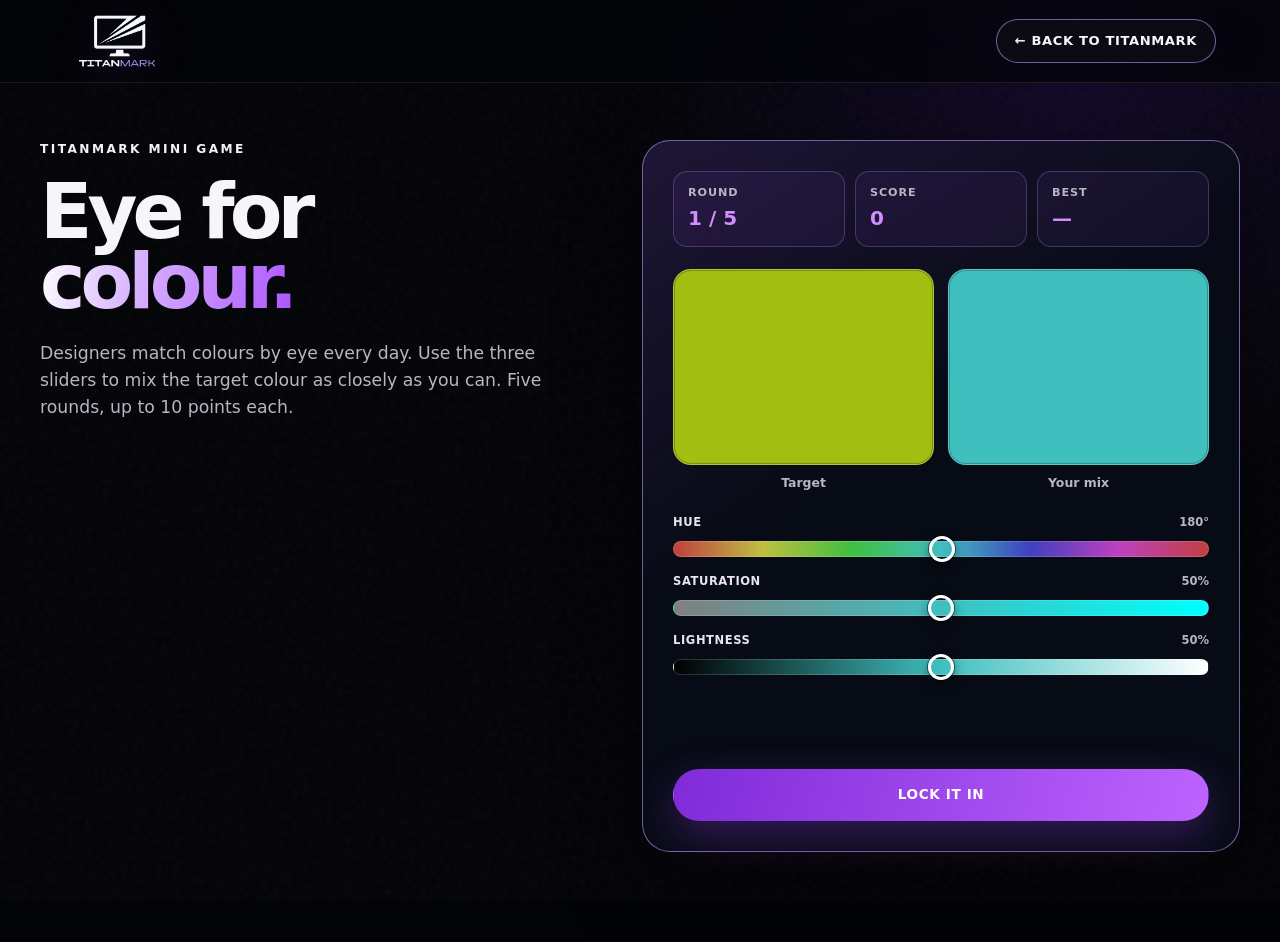
<file: game.html>
<!doctype html>
<html lang="en">
  <head>
    <meta charset="utf-8">
    <meta name="viewport" content="width=device-width, initial-scale=1">
    <meta name="theme-color" content="#05070d">
    <title>Eye for Colour game | Titanmark</title>
    <meta name="description" content="How good is your eye for colour? Mix five colours by eye and see how close you get — a mini game from Titanmark.">
    <meta property="og:type" content="website">
    <meta property="og:site_name" content="Titanmark">
    <meta property="og:url" content="https://titanmark.co.za/game.html">
    <meta property="og:title" content="Eye for Colour — a Titanmark mini game">
    <meta property="og:description" content="Mix five colours by eye and see how close you get. Can you beat 45 out of 50?">
    <meta property="og:image" content="https://titanmark.co.za/assets/favicon.png">
    <meta property="og:image:alt" content="Titanmark logo">
    <meta name="twitter:card" content="summary">
    <link rel="icon" type="image/png" href="assets/favicon.png">
    <link rel="apple-touch-icon" href="assets/apple-touch-icon.png">
    <link rel="stylesheet" href="styles.css?v=20261009-2">
  </head>
  <body class="game-page">
    <header class="site-header">
      <a class="brand" href="index.html" aria-label="Titanmark home">
        <img src="assets/titanmark-logo-dark.png" alt="Titanmark logo">
      </a>
      <a class="button secondary game-back" href="index.html">← Back to Titanmark</a>
    </header>

    <main class="game-shell">
      <div class="game-intro">
        <p class="eyebrow">Titanmark mini game</p>
        <h1>Eye for <span>colour.</span></h1>
        <p>Designers match colours by eye every day. Use the three sliders to mix the target colour as closely as you can. Five rounds, up to 10 points each.</p>
      </div>

      <section class="game-card" aria-label="Eye for Colour game">
        <div class="game-stats" aria-live="polite">
          <div><span>Round</span><strong id="game-round">1 / 5</strong></div>
          <div><span>Score</span><strong id="game-score">0</strong></div>
          <div><span>Best</span><strong id="game-best">—</strong></div>
        </div>

        <div id="game-play">
          <div class="game-swatches">
            <figure>
              <div class="game-swatch" id="swatch-target" role="img" aria-label="Target colour"></div>
              <figcaption>Target</figcaption>
            </figure>
            <figure>
              <div class="game-swatch" id="swatch-mix" role="img" aria-label="Your colour mix"></div>
              <figcaption>Your mix</figcaption>
            </figure>
          </div>

          <div class="game-sliders">
            <label>
              <span>Hue <output id="out-h"></output></span>
              <input type="range" id="slider-h" min="0" max="359" step="1">
            </label>
            <label>
              <span>Saturation <output id="out-s"></output></span>
              <input type="range" id="slider-s" min="0" max="100" step="1">
            </label>
            <label>
              <span>Lightness <output id="out-l"></output></span>
              <input type="range" id="slider-l" min="0" max="100" step="1">
            </label>
          </div>

          <p class="game-result" id="game-result" role="status" aria-live="polite"></p>
          <button class="button primary full" id="game-action" type="button">Lock it in</button>
        </div>

        <div class="game-end" id="game-end" hidden>
          <p class="eyebrow">Final score</p>
          <p class="game-final"><strong id="game-final-score">0</strong><span>/ 50</span></p>
          <h2 id="game-rating">Designer's eye</h2>
          <p id="game-end-note">Like our eye for detail? Let Titanmark bring it to your brand.</p>
          <div class="game-end-actions">
            <button class="button secondary" id="game-restart" type="button">Play again</button>
            <a class="button primary" href="index.html#payments">Start your project</a>
          </div>
        </div>
      </section>
    </main>

    <script src="game.js?v=20261009-1"></script>
  </body>
</html>
</file>
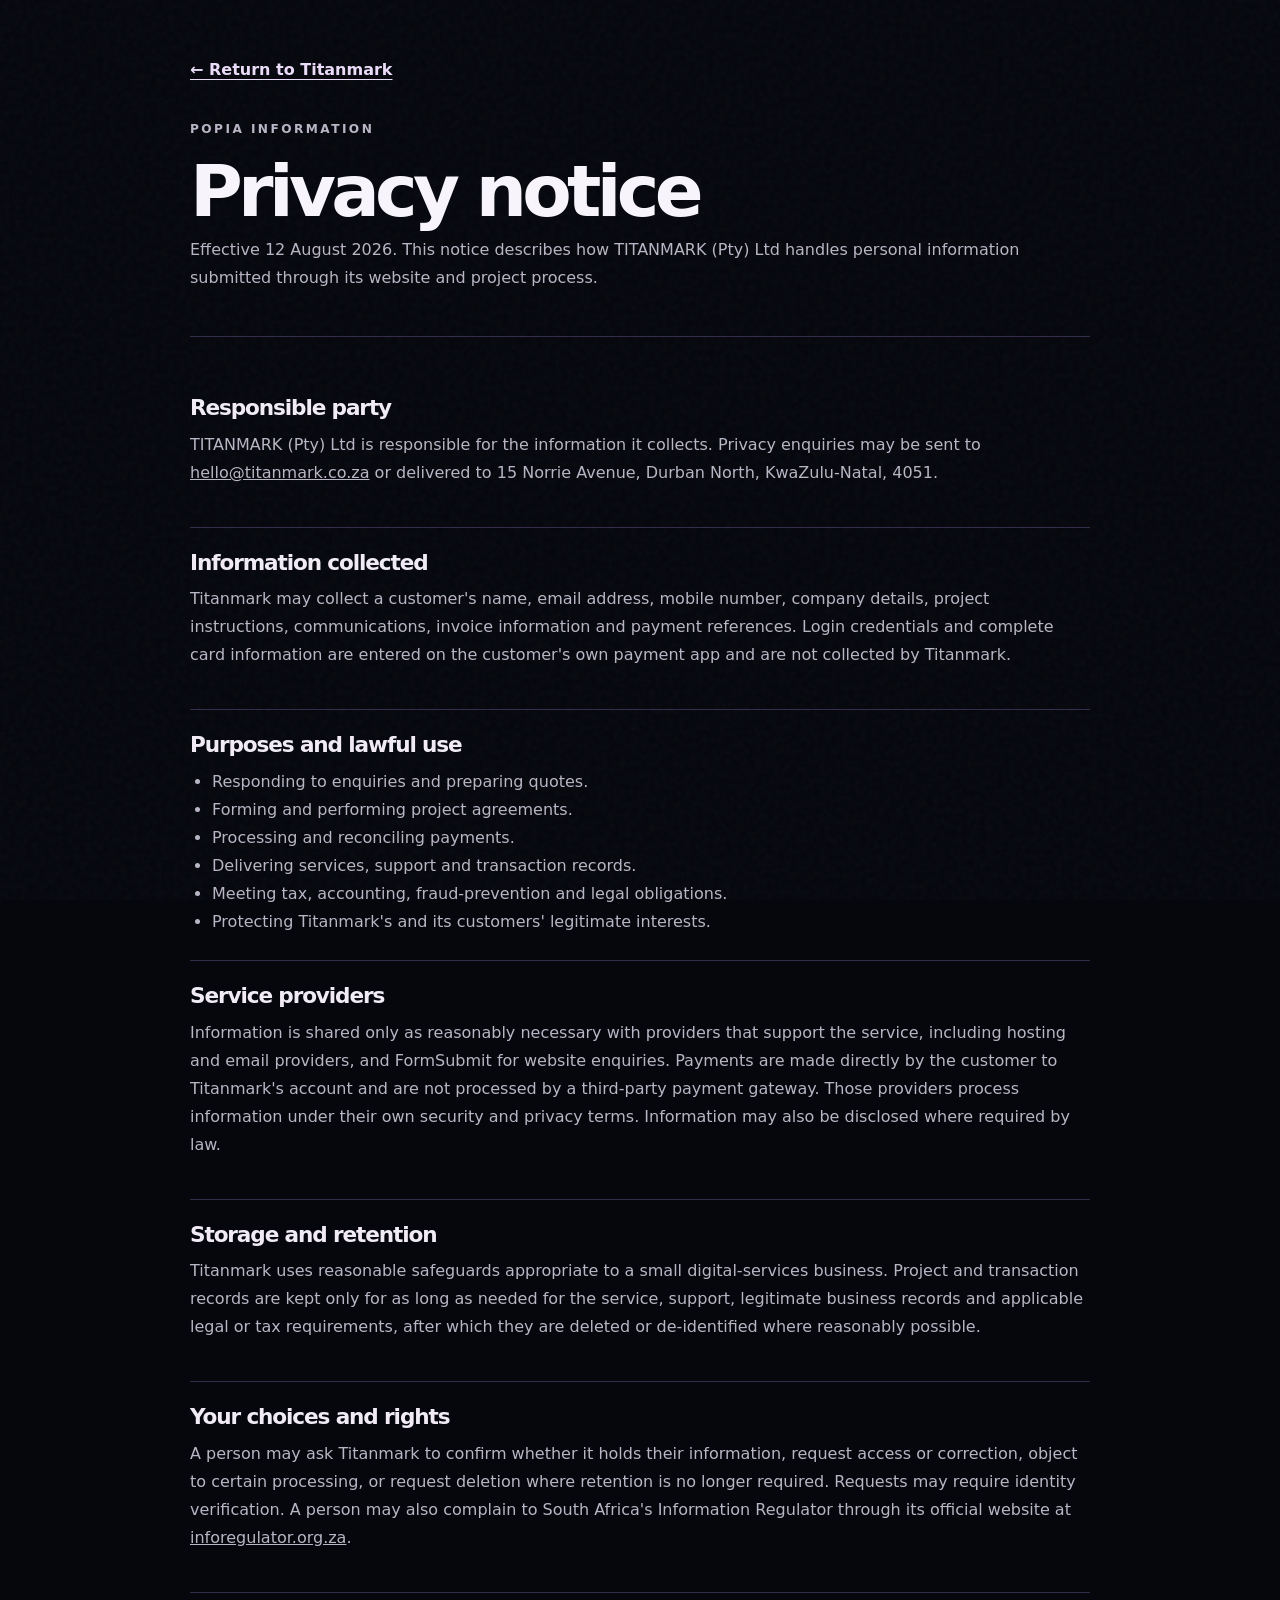
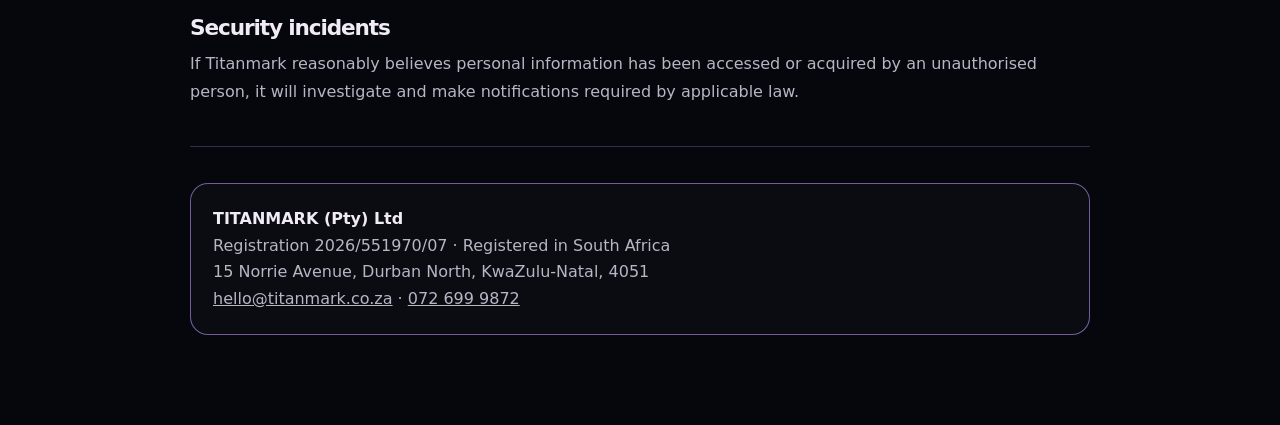
<file: privacy.html>
<!doctype html>
<html lang="en">
  <head>
    <meta charset="utf-8">
    <meta name="viewport" content="width=device-width, initial-scale=1">
    <meta name="theme-color" content="#05070d">
    <title>Privacy notice | Titanmark</title>
    <meta name="description" content="How Titanmark collects, uses and protects customer information.">
    <link rel="icon" type="image/png" href="assets/favicon.png">
    <link rel="stylesheet" href="styles.css?v=20260812-1">
  </head>
  <body class="legal-page">
    <main class="legal-shell">
      <a class="legal-back" href="/#payments">← Return to Titanmark</a>
      <header class="legal-header"><p class="eyebrow">POPIA information</p><h1>Privacy notice</h1><p>Effective 12 August 2026. This notice describes how TITANMARK (Pty) Ltd handles personal information submitted through its website and project process.</p></header>
      <section class="legal-section"><h2>Responsible party</h2><p>TITANMARK (Pty) Ltd is responsible for the information it collects. Privacy enquiries may be sent to <a href="mailto:hello@titanmark.co.za">hello@titanmark.co.za</a> or delivered to 15 Norrie Avenue, Durban North, KwaZulu-Natal, 4051.</p></section>
      <section class="legal-section"><h2>Information collected</h2><p>Titanmark may collect a customer's name, email address, mobile number, company details, project instructions, communications, invoice information and payment references. Login credentials and complete card information are entered on the customer's own payment app and are not collected by Titanmark.</p></section>
      <section class="legal-section"><h2>Purposes and lawful use</h2><ul><li>Responding to enquiries and preparing quotes.</li><li>Forming and performing project agreements.</li><li>Processing and reconciling payments.</li><li>Delivering services, support and transaction records.</li><li>Meeting tax, accounting, fraud-prevention and legal obligations.</li><li>Protecting Titanmark's and its customers' legitimate interests.</li></ul></section>
      <section class="legal-section"><h2>Service providers</h2><p>Information is shared only as reasonably necessary with providers that support the service, including hosting and email providers, and FormSubmit for website enquiries. Payments are made directly by the customer to Titanmark's account and are not processed by a third-party payment gateway. Those providers process information under their own security and privacy terms. Information may also be disclosed where required by law.</p></section>
      <section class="legal-section"><h2>Storage and retention</h2><p>Titanmark uses reasonable safeguards appropriate to a small digital-services business. Project and transaction records are kept only for as long as needed for the service, support, legitimate business records and applicable legal or tax requirements, after which they are deleted or de-identified where reasonably possible.</p></section>
      <section class="legal-section"><h2>Your choices and rights</h2><p>A person may ask Titanmark to confirm whether it holds their information, request access or correction, object to certain processing, or request deletion where retention is no longer required. Requests may require identity verification. A person may also complain to South Africa's Information Regulator through its official website at <a href="https://inforegulator.org.za/" target="_blank" rel="noopener">inforegulator.org.za</a>.</p></section>
      <section class="legal-section"><h2>Security incidents</h2><p>If Titanmark reasonably believes personal information has been accessed or acquired by an unauthorised person, it will investigate and make notifications required by applicable law.</p></section>
      <div class="legal-company"><strong>TITANMARK (Pty) Ltd</strong><br>Registration 2026/551970/07 · Registered in South Africa<br>15 Norrie Avenue, Durban North, KwaZulu-Natal, 4051<br><a href="mailto:hello@titanmark.co.za">hello@titanmark.co.za</a> · <a href="tel:+27726999872">072 699 9872</a></div>
    </main>
  </body>
</html>
</file>
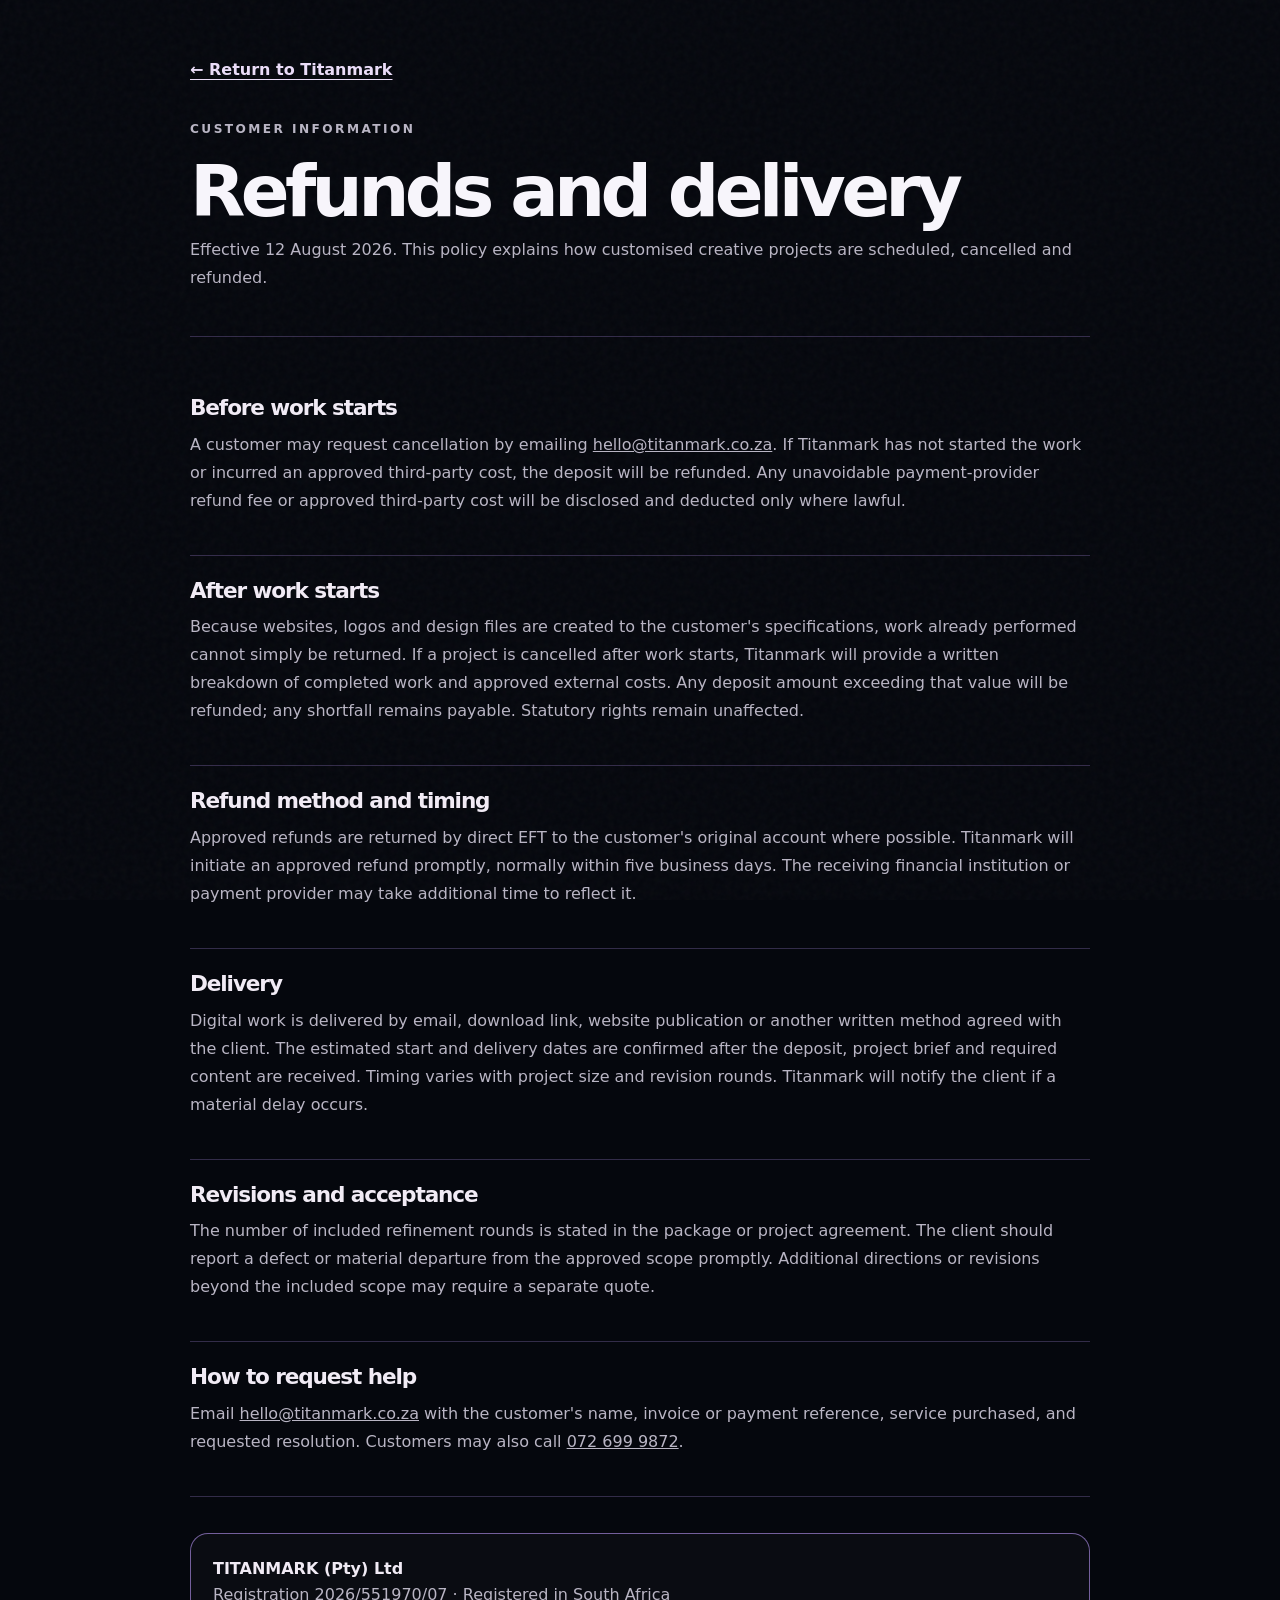
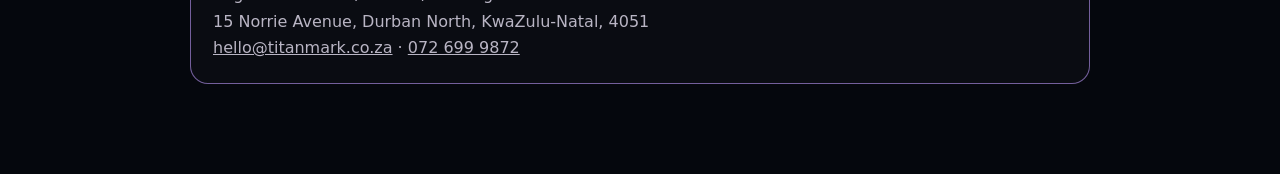
<file: refund-delivery.html>
<!doctype html>
<html lang="en">
  <head>
    <meta charset="utf-8">
    <meta name="viewport" content="width=device-width, initial-scale=1">
    <meta name="theme-color" content="#05070d">
    <title>Refund and delivery policy | Titanmark</title>
    <meta name="description" content="Titanmark cancellation, refund and project delivery policy.">
    <link rel="icon" type="image/png" href="assets/favicon.png">
    <link rel="stylesheet" href="styles.css?v=20260812-1">
  </head>
  <body class="legal-page">
    <main class="legal-shell">
      <a class="legal-back" href="/#payments">← Return to Titanmark</a>
      <header class="legal-header"><p class="eyebrow">Customer information</p><h1>Refunds and delivery</h1><p>Effective 12 August 2026. This policy explains how customised creative projects are scheduled, cancelled and refunded.</p></header>
      <section class="legal-section"><h2>Before work starts</h2><p>A customer may request cancellation by emailing <a href="mailto:hello@titanmark.co.za">hello@titanmark.co.za</a>. If Titanmark has not started the work or incurred an approved third-party cost, the deposit will be refunded. Any unavoidable payment-provider refund fee or approved third-party cost will be disclosed and deducted only where lawful.</p></section>
      <section class="legal-section"><h2>After work starts</h2><p>Because websites, logos and design files are created to the customer's specifications, work already performed cannot simply be returned. If a project is cancelled after work starts, Titanmark will provide a written breakdown of completed work and approved external costs. Any deposit amount exceeding that value will be refunded; any shortfall remains payable. Statutory rights remain unaffected.</p></section>
      <section class="legal-section"><h2>Refund method and timing</h2><p>Approved refunds are returned by direct EFT to the customer's original account where possible. Titanmark will initiate an approved refund promptly, normally within five business days. The receiving financial institution or payment provider may take additional time to reflect it.</p></section>
      <section class="legal-section"><h2>Delivery</h2><p>Digital work is delivered by email, download link, website publication or another written method agreed with the client. The estimated start and delivery dates are confirmed after the deposit, project brief and required content are received. Timing varies with project size and revision rounds. Titanmark will notify the client if a material delay occurs.</p></section>
      <section class="legal-section"><h2>Revisions and acceptance</h2><p>The number of included refinement rounds is stated in the package or project agreement. The client should report a defect or material departure from the approved scope promptly. Additional directions or revisions beyond the included scope may require a separate quote.</p></section>
      <section class="legal-section"><h2>How to request help</h2><p>Email <a href="mailto:hello@titanmark.co.za">hello@titanmark.co.za</a> with the customer's name, invoice or payment reference, service purchased, and requested resolution. Customers may also call <a href="tel:+27726999872">072 699 9872</a>.</p></section>
      <div class="legal-company"><strong>TITANMARK (Pty) Ltd</strong><br>Registration 2026/551970/07 · Registered in South Africa<br>15 Norrie Avenue, Durban North, KwaZulu-Natal, 4051<br><a href="mailto:hello@titanmark.co.za">hello@titanmark.co.za</a> · <a href="tel:+27726999872">072 699 9872</a></div>
    </main>
  </body>
</html>
</file>
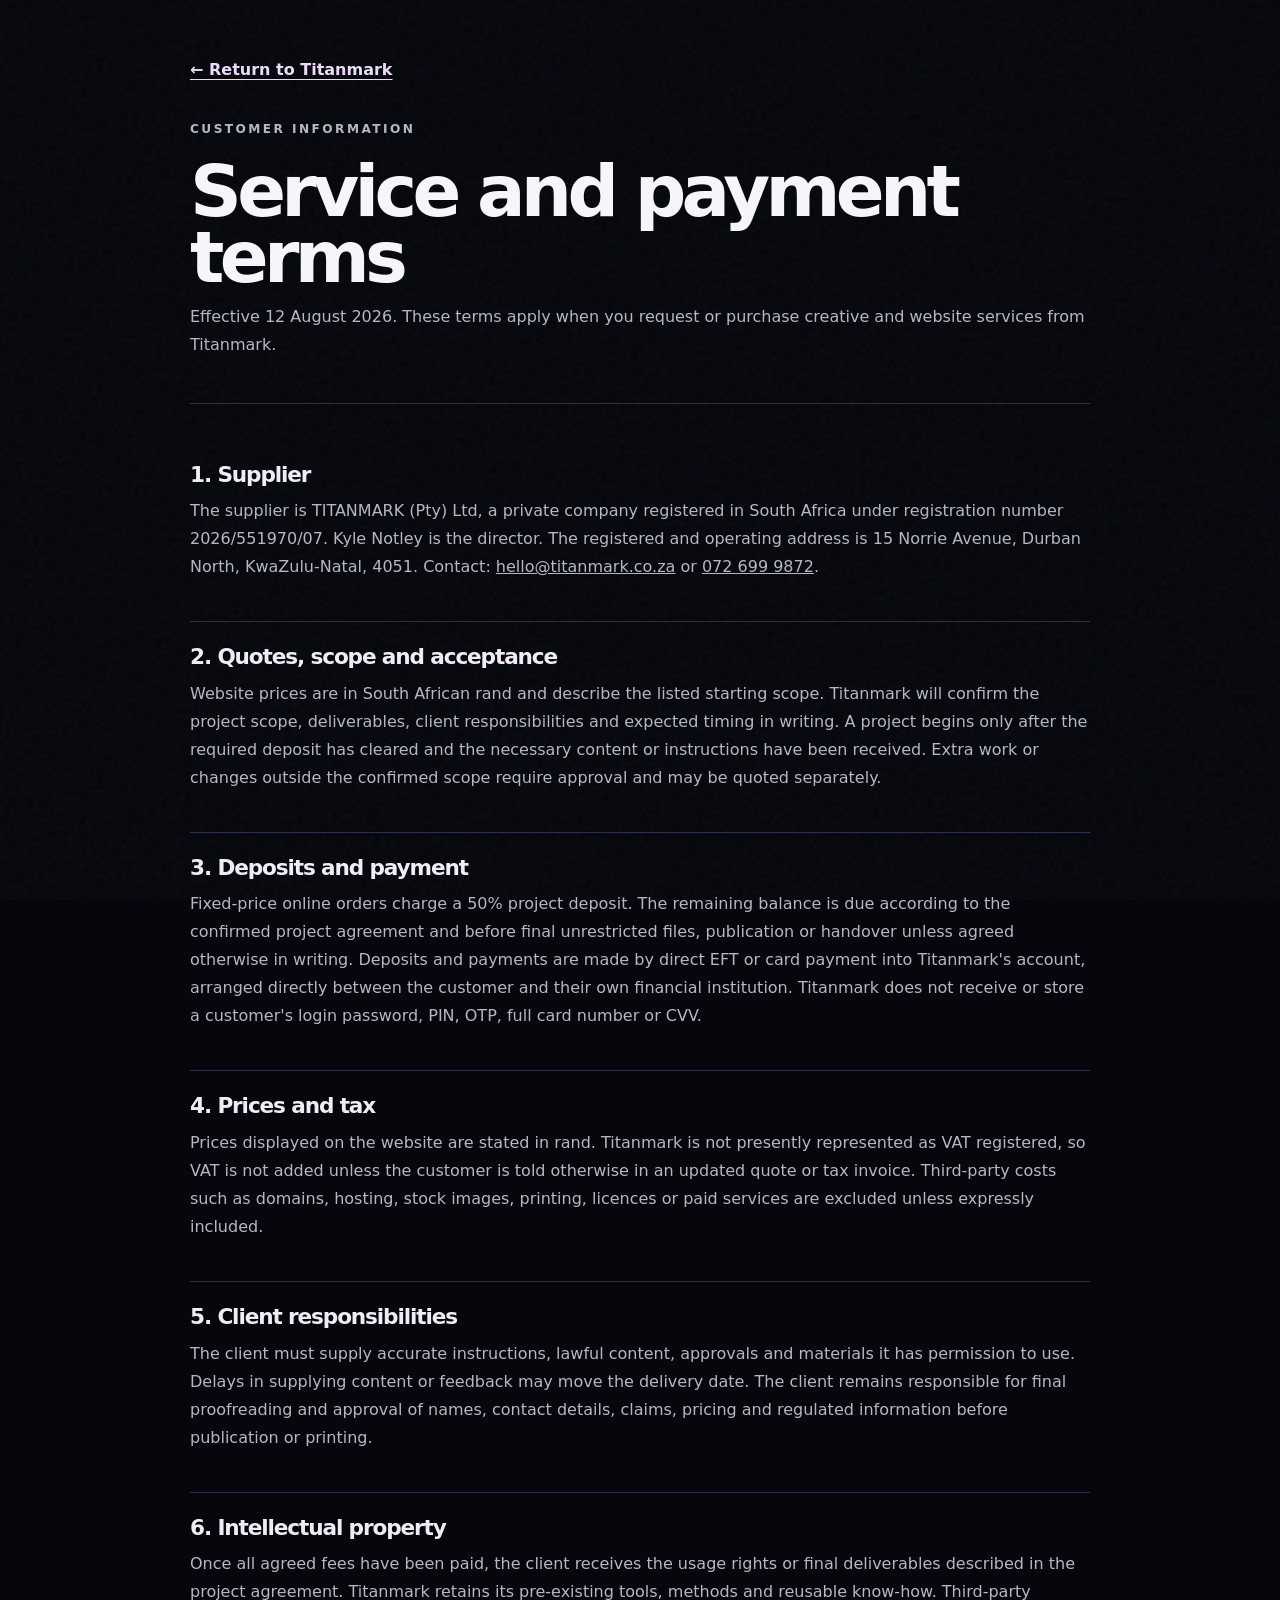
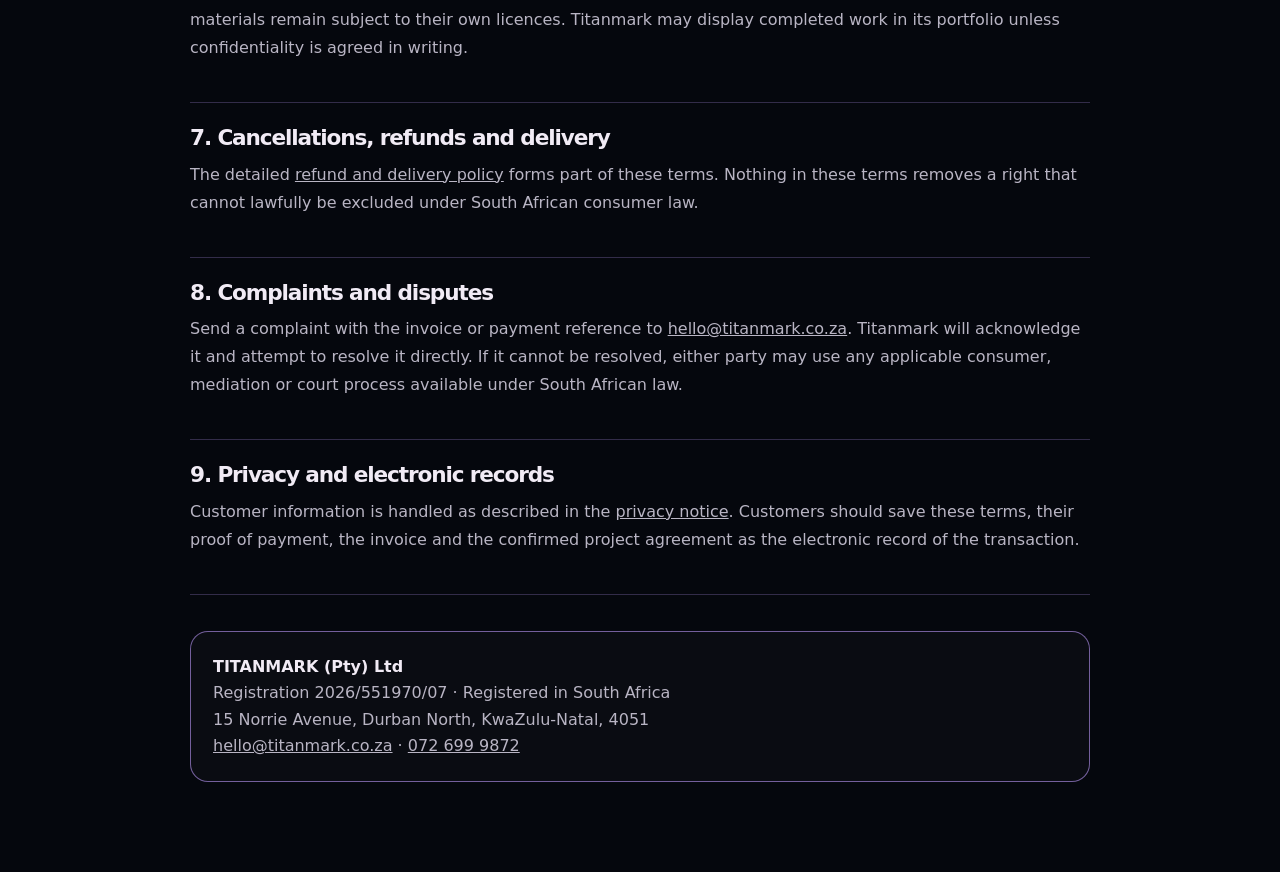
<file: terms.html>
<!doctype html>
<html lang="en">
  <head>
    <meta charset="utf-8">
    <meta name="viewport" content="width=device-width, initial-scale=1">
    <meta name="theme-color" content="#05070d">
    <title>Service and payment terms | Titanmark</title>
    <meta name="description" content="Titanmark service, ordering and online payment terms.">
    <link rel="icon" type="image/png" href="assets/favicon.png">
    <link rel="stylesheet" href="styles.css?v=20260812-1">
  </head>
  <body class="legal-page">
    <main class="legal-shell">
      <a class="legal-back" href="/#payments">← Return to Titanmark</a>
      <header class="legal-header"><p class="eyebrow">Customer information</p><h1>Service and payment terms</h1><p>Effective 12 August 2026. These terms apply when you request or purchase creative and website services from Titanmark.</p></header>
      <section class="legal-section"><h2>1. Supplier</h2><p>The supplier is TITANMARK (Pty) Ltd, a private company registered in South Africa under registration number 2026/551970/07. Kyle Notley is the director. The registered and operating address is 15 Norrie Avenue, Durban North, KwaZulu-Natal, 4051. Contact: <a href="mailto:hello@titanmark.co.za">hello@titanmark.co.za</a> or <a href="tel:+27726999872">072 699 9872</a>.</p></section>
      <section class="legal-section"><h2>2. Quotes, scope and acceptance</h2><p>Website prices are in South African rand and describe the listed starting scope. Titanmark will confirm the project scope, deliverables, client responsibilities and expected timing in writing. A project begins only after the required deposit has cleared and the necessary content or instructions have been received. Extra work or changes outside the confirmed scope require approval and may be quoted separately.</p></section>
      <section class="legal-section"><h2>3. Deposits and payment</h2><p>Fixed-price online orders charge a 50% project deposit. The remaining balance is due according to the confirmed project agreement and before final unrestricted files, publication or handover unless agreed otherwise in writing. Deposits and payments are made by direct EFT or card payment into Titanmark's account, arranged directly between the customer and their own financial institution. Titanmark does not receive or store a customer's login password, PIN, OTP, full card number or CVV.</p></section>
      <section class="legal-section"><h2>4. Prices and tax</h2><p>Prices displayed on the website are stated in rand. Titanmark is not presently represented as VAT registered, so VAT is not added unless the customer is told otherwise in an updated quote or tax invoice. Third-party costs such as domains, hosting, stock images, printing, licences or paid services are excluded unless expressly included.</p></section>
      <section class="legal-section"><h2>5. Client responsibilities</h2><p>The client must supply accurate instructions, lawful content, approvals and materials it has permission to use. Delays in supplying content or feedback may move the delivery date. The client remains responsible for final proofreading and approval of names, contact details, claims, pricing and regulated information before publication or printing.</p></section>
      <section class="legal-section"><h2>6. Intellectual property</h2><p>Once all agreed fees have been paid, the client receives the usage rights or final deliverables described in the project agreement. Titanmark retains its pre-existing tools, methods and reusable know-how. Third-party materials remain subject to their own licences. Titanmark may display completed work in its portfolio unless confidentiality is agreed in writing.</p></section>
      <section class="legal-section"><h2>7. Cancellations, refunds and delivery</h2><p>The detailed <a href="refund-delivery.html">refund and delivery policy</a> forms part of these terms. Nothing in these terms removes a right that cannot lawfully be excluded under South African consumer law.</p></section>
      <section class="legal-section"><h2>8. Complaints and disputes</h2><p>Send a complaint with the invoice or payment reference to <a href="mailto:hello@titanmark.co.za">hello@titanmark.co.za</a>. Titanmark will acknowledge it and attempt to resolve it directly. If it cannot be resolved, either party may use any applicable consumer, mediation or court process available under South African law.</p></section>
      <section class="legal-section"><h2>9. Privacy and electronic records</h2><p>Customer information is handled as described in the <a href="privacy.html">privacy notice</a>. Customers should save these terms, their proof of payment, the invoice and the confirmed project agreement as the electronic record of the transaction.</p></section>
      <div class="legal-company"><strong>TITANMARK (Pty) Ltd</strong><br>Registration 2026/551970/07 · Registered in South Africa<br>15 Norrie Avenue, Durban North, KwaZulu-Natal, 4051<br><a href="mailto:hello@titanmark.co.za">hello@titanmark.co.za</a> · <a href="tel:+27726999872">072 699 9872</a></div>
    </main>
  </body>
</html>
</file>
<file: styles.css>
:root {
  --bg: #030407;
  --bg-soft: #070914;
  --panel: rgba(7, 12, 23, 0.84);
  --panel-strong: #0a0e1b;
  --line: rgba(192, 156, 255, 0.25);
  --line-strong: rgba(192, 156, 255, 0.58);
  --text: #f7f5fb;
  --muted: #b9b5c4;
  --violet: #ad55ff;
  --violet-light: #d48cff;
  --violet-deep: #6520cc;
  --mint: #5de2a4;
  --danger: #ff9caa;
  --radius: 28px;
  --shadow: 0 28px 85px rgba(0, 0, 0, 0.48);
}

* { box-sizing: border-box; }
[hidden] { display: none !important; }

html {
  scroll-behavior: smooth;
  scroll-padding-top: 96px;
}

body {
  margin: 0;
  min-width: 320px;
  overflow-x: hidden;
  background:
    radial-gradient(circle at 84% 8%, rgba(98, 32, 204, 0.16), transparent 28rem),
    var(--bg);
  color: var(--text);
  font-family: Inter, ui-sans-serif, system-ui, -apple-system, BlinkMacSystemFont, "Segoe UI", sans-serif;
  line-height: 1.55;
}

body::before {
  content: "";
  position: fixed;
  inset: 0;
  z-index: -1;
  pointer-events: none;
  opacity: 0.2;
  background-image: url("data:image/svg+xml,%3Csvg viewBox='0 0 180 180' xmlns='http://www.w3.org/2000/svg'%3E%3Cfilter id='n'%3E%3CfeTurbulence type='fractalNoise' baseFrequency='.85' numOctaves='3' stitchTiles='stitch'/%3E%3C/filter%3E%3Crect width='100%25' height='100%25' filter='url(%23n)' opacity='.18'/%3E%3C/svg%3E");
}

img { display: block; max-width: 100%; }
a { color: inherit; }
button, input, select, textarea { font: inherit; }
button, a { -webkit-tap-highlight-color: transparent; }

:focus-visible {
  outline: 2px solid var(--violet-light);
  outline-offset: 4px;
}

h1, h2, h3, p { margin-top: 0; }

h1 {
  margin-bottom: 22px;
  font-size: clamp(3.4rem, 7.1vw, 7.4rem);
  font-weight: 800;
  letter-spacing: -0.065em;
  line-height: 0.92;
}

h1 span,
h2 span {
  color: transparent;
  background: linear-gradient(100deg, #fff 0%, #d6b0ff 40%, var(--violet) 100%);
  -webkit-background-clip: text;
  background-clip: text;
}

h2 {
  max-width: 900px;
  margin-bottom: 18px;
  font-size: clamp(2.4rem, 5vw, 4.6rem);
  font-weight: 780;
  letter-spacing: -0.052em;
  line-height: 1;
}

h3 {
  margin-bottom: 10px;
  font-size: 1.28rem;
  letter-spacing: -0.025em;
  line-height: 1.18;
}

.site-header {
  position: fixed;
  top: 0;
  right: 0;
  left: 0;
  z-index: 30;
  display: flex;
  align-items: center;
  justify-content: space-between;
  gap: 24px;
  min-height: 82px;
  padding: 8px max(5vw, 24px);
  border-bottom: 1px solid rgba(255, 255, 255, 0.09);
  background: rgba(3, 4, 8, 0.76);
  backdrop-filter: blur(22px) saturate(130%);
}

.brand {
  display: inline-flex;
  align-items: center;
  flex: 0 0 auto;
  text-decoration: none;
}

.brand img {
  width: 106px;
  height: 66px;
  object-fit: contain;
  filter: drop-shadow(0 10px 22px rgba(170, 76, 255, 0.18));
}

.site-nav {
  display: flex;
  align-items: center;
  justify-content: flex-end;
  gap: clamp(16px, 2.4vw, 34px);
}

.site-nav a {
  color: #d9d4e0;
  font-size: 0.84rem;
  font-weight: 720;
  letter-spacing: 0.045em;
  text-decoration: none;
  text-transform: uppercase;
  white-space: nowrap;
}

.site-nav a:hover,
.site-nav a:focus-visible { color: var(--violet-light); }

.nav-toggle {
  display: none;
  width: 46px;
  height: 42px;
  border: 1px solid var(--line);
  border-radius: 12px;
  background: rgba(173, 85, 255, 0.08);
  color: var(--text);
}

.nav-toggle span {
  display: block;
  width: 20px;
  height: 2px;
  margin: 5px auto;
  background: currentColor;
}

.hero {
  position: relative;
  min-height: 100svh;
  overflow: hidden;
  padding: 126px max(5vw, 24px) 66px;
  isolation: isolate;
}

.mountain-backdrop {
  position: absolute;
  top: 106px;
  right: -2vw;
  bottom: 24px;
  z-index: 0;
  width: min(66vw, 1040px);
  pointer-events: none;
  opacity: 0.88;
  background: url("assets/titanmark-iceberg-hero-cutout.png") center right / contain no-repeat;
  filter: drop-shadow(0 0 42px rgba(146, 71, 226, 0.28));
}

.hero::before {
  content: "";
  position: absolute;
  inset: 96px 3vw 40px;
  z-index: -2;
  border: 1px solid rgba(255, 255, 255, 0.25);
  border-radius: clamp(24px, 3vw, 46px);
  background:
    linear-gradient(115deg, rgba(6, 11, 18, 0.98) 0%, rgba(6, 11, 19, 0.96) 58%, rgba(26, 16, 57, 0.92) 78%, rgba(73, 25, 135, 0.9) 100%);
  box-shadow: inset 0 1px 0 rgba(255, 255, 255, 0.08), var(--shadow);
}

.hero::after {
  content: "";
  position: absolute;
  top: 88px;
  right: 9vw;
  bottom: 32px;
  z-index: -1;
  width: min(34vw, 500px);
  transform: skewX(-10deg) translateX(8%);
  border-left: 2px solid rgba(201, 132, 255, 0.72);
  border-right: 1px solid rgba(201, 132, 255, 0.28);
  background:
    linear-gradient(135deg, transparent 0 18%, rgba(181, 89, 255, 0.2) 18% 21%, transparent 21% 28%, rgba(120, 52, 218, 0.16) 28% 31%, transparent 31%),
    radial-gradient(circle at 86% 50%, rgba(119, 46, 222, 0.32), transparent 62%);
}

.hero-inner {
  position: relative;
  z-index: 2;
  display: grid;
  grid-template-columns: minmax(0, 1.2fr) minmax(310px, 0.62fr);
  gap: clamp(34px, 6vw, 90px);
  align-items: end;
  max-width: 1370px;
  min-height: calc(100svh - 192px);
  margin: 0 auto;
}

.hero-copy { max-width: 790px; }

.hero-brandmark {
  width: clamp(170px, 19vw, 260px);
  margin: 0 0 26px;
  filter: drop-shadow(0 18px 36px rgba(173, 85, 255, 0.18));
}

.eyebrow {
  margin: 0 0 18px;
  color: #f5f1f9;
  font-size: 0.76rem;
  font-weight: 820;
  letter-spacing: 0.2em;
  text-transform: uppercase;
}

.eyebrow span,
.service-mark,
.package-label,
.record-label { color: var(--violet-light); }

.hero-lede,
.section-heading p:not(.eyebrow),
.contact-layout > div > p,
.quote-intro > p:last-child {
  color: var(--muted);
  font-size: 1.08rem;
}

.hero-lede { max-width: 680px; }

.hero-services {
  display: flex;
  flex-wrap: wrap;
  gap: 8px 0;
  max-width: 730px;
  margin-top: 28px;
}

.hero-services span {
  color: #efebf2;
  font-size: 0.76rem;
  font-weight: 760;
  letter-spacing: 0.09em;
  text-transform: uppercase;
}

.hero-services span:not(:last-child)::after {
  content: "";
  display: inline-block;
  width: 1px;
  height: 1.05em;
  margin: 0 16px -2px;
  background: var(--violet);
}

.hero-actions {
  display: flex;
  flex-wrap: wrap;
  gap: 13px;
  margin: 32px 0 44px;
}

.button {
  display: inline-flex;
  align-items: center;
  justify-content: center;
  min-height: 52px;
  padding: 13px 22px;
  border: 1px solid transparent;
  border-radius: 999px;
  font-size: 0.85rem;
  font-weight: 820;
  letter-spacing: 0.045em;
  line-height: 1.15;
  text-align: center;
  text-decoration: none;
  text-transform: uppercase;
  cursor: pointer;
  transition: transform 180ms ease, border-color 180ms ease, background 180ms ease, box-shadow 180ms ease;
}

.button:hover,
.button:focus-visible,
.select-package:hover,
.select-package:focus-visible { transform: translateY(-2px); }

.button.primary {
  background: linear-gradient(105deg, #7f2bd8, #bd63ff);
  color: #fff;
  box-shadow: 0 14px 42px rgba(151, 62, 232, 0.32);
}

.button.primary:hover { box-shadow: 0 18px 50px rgba(151, 62, 232, 0.46); }

.button.secondary {
  border-color: var(--line-strong);
  background: rgba(255, 255, 255, 0.025);
  color: var(--text);
}

.button.full { width: 100%; }

.hero-points {
  display: grid;
  grid-template-columns: repeat(3, 1fr);
  gap: 20px;
}

.hero-points article {
  min-height: 84px;
  padding-top: 14px;
  border-top: 1px solid var(--line-strong);
}

.hero-points strong,
.hero-points span { display: block; }
.hero-points strong { margin-bottom: 5px; font-size: 0.92rem; }
.hero-points span { color: var(--muted); font-size: 0.84rem; }

.depth-board {
  position: relative;
  justify-self: end;
  width: min(100%, 410px);
  padding: 26px;
  overflow: hidden;
  border: 1px solid rgba(216, 190, 255, 0.31);
  border-radius: 26px;
  background: linear-gradient(135deg, rgba(15, 18, 32, 0.9), rgba(20, 11, 43, 0.7));
  box-shadow: var(--shadow);
  backdrop-filter: blur(18px);
}

.depth-board::after {
  content: "";
  position: absolute;
  right: -45px;
  bottom: -55px;
  width: 170px;
  height: 170px;
  border-radius: 50%;
  background: rgba(153, 58, 237, 0.23);
  filter: blur(26px);
}

.board-title {
  margin-bottom: 18px;
  color: #f0e8fa;
  font-size: 0.76rem;
  font-weight: 850;
  letter-spacing: 0.16em;
  text-transform: uppercase;
}

.depth-board ul,
.price-card ul { margin: 0; padding: 0; list-style: none; }

.depth-board li {
  position: relative;
  min-height: 34px;
  padding-left: 24px;
  color: #ded8e5;
  font-size: 0.92rem;
  font-weight: 650;
}

.depth-board li a {
  display: inline-block;
  color: inherit;
  text-decoration: none;
}

.depth-board li a:hover,
.depth-board li a:focus-visible { color: var(--violet-light); }

.depth-board li::before {
  content: "";
  position: absolute;
  top: 8px;
  left: 0;
  width: 8px;
  height: 8px;
  transform: rotate(45deg);
  border: 1px solid var(--violet-light);
  box-shadow: 0 0 16px rgba(184, 93, 255, 0.66);
}

.section {
  position: relative;
  padding: 106px max(5vw, 24px);
  background: linear-gradient(180deg, rgba(3, 4, 7, 0.98), rgba(6, 7, 13, 0.98));
}

.section-alt { background: linear-gradient(180deg, #070914, #030407); }

.section::before {
  content: "";
  position: absolute;
  top: 0;
  left: 50%;
  width: min(90%, 1200px);
  height: 1px;
  transform: translateX(-50%);
  background: linear-gradient(90deg, transparent, var(--line-strong), transparent);
}

.section-inner { max-width: 1200px; margin: 0 auto; }
.section-heading { max-width: 820px; margin-bottom: 44px; }
.services-heading-open { padding: 0; border: 0; background: transparent; color: inherit; font: inherit; text-align: inherit; cursor: pointer; }
.services-heading-open:hover, .services-heading-open:focus-visible { color: var(--violet-light); }

.service-grid,
.pricing-grid,
.testimonial-grid,
.cost-grid { display: grid; gap: 18px; }

.service-grid,
.pricing-grid,
.cost-grid { grid-template-columns: repeat(3, minmax(0, 1fr)); }
.testimonial-grid { grid-template-columns: repeat(3, 1fr); }

.service-card,
.price-card,
.cost-card,
.quote-card,
.contact-form,
.project-entry,
.pricing-table-wrap,
.service-detail-card {
  border: 1px solid var(--line);
  border-radius: var(--radius);
  background:
    linear-gradient(145deg, rgba(255, 255, 255, 0.035), transparent 42%),
    var(--panel);
  box-shadow: 0 22px 58px rgba(0, 0, 0, 0.24);
}

.service-card,
.cost-card,
.price-card,
.quote-card {
  transition: transform 180ms ease, border-color 180ms ease, background 180ms ease;
}

.service-card:hover,
.cost-card:hover,
.quote-card:hover {
  transform: translateY(-4px);
  border-color: var(--line-strong);
  background-color: rgba(20, 12, 37, 0.9);
}

.service-card {
  min-height: 310px;
  padding: 26px;
  scroll-margin-top: 106px;
}

.service-price-list {
  display: grid;
  gap: 9px;
  margin: 20px 0 4px;
  padding: 0;
  list-style: none;
}

.service-price-list li {
  display: flex;
  align-items: flex-start;
  justify-content: space-between;
  gap: 18px;
  padding: 11px 0;
  border-bottom: 1px solid rgba(192, 156, 255, 0.14);
  color: #d8d2df;
  font-size: 0.82rem;
}

.service-price-list strong {
  color: #eee9f2;
  font-weight: 720;
}

.service-price-list span {
  flex: 0 0 auto;
  color: var(--violet-light);
  font-weight: 820;
  white-space: nowrap;
}

#service-web { grid-column: span 2; }
#service-web .service-price-list { grid-template-columns: repeat(2, minmax(0, 1fr)); column-gap: 26px; }
#service-video { grid-column: span 3; }
#service-video .service-price-list { grid-template-columns: repeat(2, minmax(0, 1fr)); column-gap: 26px; }

.service-card .text-action { margin-top: auto; padding-top: 18px; }
.service-card { display: flex; flex-direction: column; }
.text-action {
  margin-top: 16px;
  padding: 0;
  border: 0;
  background: transparent;
  color: var(--violet-light);
  font: inherit;
  font-size: 0.76rem;
  font-weight: 820;
  letter-spacing: 0.06em;
  text-transform: uppercase;
  cursor: pointer;
}
.text-action::after { content: " →"; }
.text-action:hover, .text-action:focus-visible { color: #fff; }
.service-mark, .package-label, .record-label {
  display: inline-flex;
  margin-bottom: 18px;
  font-size: 0.7rem;
  font-weight: 880;
  letter-spacing: 0.15em;
  text-transform: uppercase;
}

.service-card p,
.cost-card > p:not(.cost),
.quote-card figcaption,
.price-note,
.service-detail-card p { color: var(--muted); }

.cost-card {
  overflow: hidden;
}

.cost-card summary {
  position: relative;
  display: grid;
  grid-template-columns: auto minmax(0, 1fr);
  gap: 16px;
  min-height: 250px;
  padding: 26px;
  list-style: none;
  cursor: pointer;
}

.cost-card summary::-webkit-details-marker { display: none; }

.cost-card summary::after {
  content: "+";
  position: absolute;
  right: 24px;
  bottom: 22px;
  display: grid;
  width: 34px;
  height: 34px;
  place-items: center;
  border: 1px solid var(--line-strong);
  border-radius: 50%;
  color: var(--violet-light);
  font-size: 1.35rem;
  line-height: 1;
  transition: transform 180ms ease, background 180ms ease;
}

.cost-card[open] summary::after {
  content: "−";
  transform: rotate(180deg);
  background: rgba(173, 85, 255, 0.14);
}

.cost-number {
  padding-top: 3px;
  color: var(--violet-light);
  font-size: 0.7rem;
  font-weight: 880;
  letter-spacing: 0.15em;
}

.cost-heading {
  display: flex;
  min-width: 0;
  flex-direction: column;
}

.cost-title {
  min-height: 2.5em;
  color: var(--text);
  font-size: 1.28rem;
  font-weight: 760;
  letter-spacing: -0.025em;
  line-height: 1.18;
}

.cost-card .cost {
  margin: 14px 0 12px;
  color: var(--violet-light);
  font-size: 1.5rem;
  font-weight: 850;
}

.cost-summary {
  color: var(--muted);
  font-size: 0.94rem;
}

.cost-open {
  position: absolute;
  bottom: 28px;
  left: 68px;
  color: #f2eafb;
  font-size: 0.7rem;
  font-weight: 820;
  letter-spacing: 0.08em;
  text-transform: uppercase;
}

.cost-card[open] {
  grid-column: span 2;
  border-color: var(--line-strong);
  background:
    radial-gradient(circle at 100% 0, rgba(173, 85, 255, 0.15), transparent 36%),
    var(--panel);
}

.cost-card[open] summary {
  min-height: auto;
  padding-bottom: 64px;
}

.cost-details {
  display: grid;
  gap: 12px;
  padding: 0 26px 26px;
  border-top: 1px solid rgba(192, 156, 255, 0.14);
}

.package-option {
  padding: 15px 0;
  border-bottom: 1px solid rgba(192, 156, 255, 0.12);
}

.package-option > div,
.website-price-list > div {
  display: flex;
  justify-content: space-between;
  gap: 18px;
}

.package-option span,
.website-price-list span {
  flex: 0 0 auto;
  color: var(--violet-light);
  font-weight: 820;
}

.package-option p {
  margin: 7px 0 0;
  color: var(--muted);
  font-size: 0.9rem;
}

.website-price-list {
  display: grid;
  grid-template-columns: repeat(2, minmax(0, 1fr));
  gap: 0 24px;
  padding-top: 12px;
}

.website-price-list > div {
  padding: 13px 0;
  border-bottom: 1px solid rgba(192, 156, 255, 0.12);
}

.spec-note {
  margin: 4px 0 2px;
  color: var(--muted);
  font-size: 0.88rem;
}

.spec-note strong { color: #f2edf7; }
.cost-details .button { width: 100%; margin-top: 8px; }
.featured-cost { border-color: rgba(192, 156, 255, 0.48); }

.price-card {
  display: flex;
  flex-direction: column;
  gap: 22px;
  min-height: 450px;
  padding: 28px;
}

.price-card.featured {
  border-color: var(--line-strong);
  background: linear-gradient(150deg, rgba(173, 85, 255, 0.15), rgba(8, 11, 21, 0.9));
}

.price-card.is-active { box-shadow: 0 0 0 1px var(--violet), 0 26px 72px rgba(91, 24, 160, 0.25); }
.price { margin-bottom: 8px; font-size: 2.3rem; font-weight: 860; letter-spacing: -0.04em; }

.price-card li,
.service-detail-card li {
  position: relative;
  margin-bottom: 11px;
  padding-left: 22px;
  color: #ded8e5;
}

.price-card li::before,
.service-detail-card li::before {
  content: "";
  position: absolute;
  top: 9px;
  left: 0;
  width: 7px;
  height: 7px;
  transform: rotate(45deg);
  background: var(--violet-light);
}

.select-package {
  width: 100%;
  min-height: 50px;
  margin-top: auto;
  border: 1px solid var(--line-strong);
  border-radius: 999px;
  background: rgba(173, 85, 255, 0.06);
  color: var(--text);
  font-size: 0.8rem;
  font-weight: 820;
  letter-spacing: 0.05em;
  text-transform: uppercase;
  cursor: pointer;
  transition: transform 180ms ease, background 180ms ease;
}

.price-card.is-active .select-package { border-color: transparent; background: linear-gradient(105deg, #7923d4, #b95dff); }

.pricing-table-wrap { margin-top: 28px; overflow-x: auto; }
.pricing-table { width: 100%; min-width: 760px; border-collapse: collapse; color: #ebe6f0; }
.pricing-table caption { padding: 24px 26px 8px; color: var(--violet-light); font-size: 0.72rem; font-weight: 850; letter-spacing: 0.15em; text-align: left; text-transform: uppercase; }
.pricing-table th, .pricing-table td { padding: 16px 24px; border-bottom: 1px solid rgba(192, 156, 255, 0.13); text-align: left; }
.pricing-table th { color: #fff; font-size: 0.72rem; letter-spacing: 0.1em; text-transform: uppercase; }
.pricing-table td:nth-child(n+2), .pricing-table th:nth-child(n+2) { text-align: right; white-space: nowrap; }
.pricing-table tbody tr:hover, .pricing-table tbody tr.is-selected { background: rgba(173, 85, 255, 0.08); }
.pricing-table .service-detail-row, .pricing-table .service-detail-row:hover { background: transparent; }
.pricing-table .service-detail-cell { padding: 0 24px 24px; }
.pricing-table tbody tr:last-child td { border-bottom: 0; }

.service-detail-trigger {
  display: inline-flex;
  align-items: center;
  min-height: 40px;
  padding: 0;
  border: 0;
  background: transparent;
  color: #ebe6f0;
  font-weight: 760;
  text-align: left;
  cursor: pointer;
}

.service-detail-trigger::after {
  content: "View";
  margin-left: 12px;
  padding: 3px 8px;
  border: 1px solid var(--line-strong);
  border-radius: 999px;
  color: var(--violet-light);
  font-size: 0.62rem;
  letter-spacing: 0.08em;
  text-transform: uppercase;
}

.service-detail-trigger:hover,
.service-detail-trigger:focus-visible,
.pricing-table tbody tr.is-selected .service-detail-trigger { color: var(--violet-light); }

.service-detail-card {
  display: grid;
  grid-template-columns: minmax(0, 0.86fr) minmax(260px, 0.7fr);
  gap: 26px;
  padding: 28px;
}

.service-detail-card h3 { font-size: 1.7rem; }
.service-detail-card ul { margin: 0; padding: 0; list-style: none; }

.quote-section {
  background:
    radial-gradient(circle at 12% 28%, rgba(139, 44, 222, 0.13), transparent 30%),
    linear-gradient(180deg, #030407, #080812);
}

.banking-section {
  background:
    radial-gradient(circle at 82% 48%, rgba(132, 48, 225, 0.17), transparent 28%),
    linear-gradient(180deg, #04050a, #080813);
}

.banking-layout,
.competition-layout {
  display: grid;
  grid-template-columns: minmax(0, 0.92fr) minmax(420px, 0.78fr);
  gap: clamp(34px, 6vw, 80px);
  align-items: start;
}

.banking-copy > p:not(.eyebrow),
.competition-copy > p:not(.eyebrow) {
  max-width: 680px;
  color: var(--muted);
  font-size: 1.08rem;
}

.banking-assurances {
  display: flex;
  flex-wrap: wrap;
  gap: 10px;
  margin-top: 28px;
}

.banking-assurances span {
  display: inline-flex;
  align-items: center;
  gap: 9px;
  padding: 9px 13px;
  border: 1px solid var(--line);
  border-radius: 999px;
  color: #ded7e6;
  font-size: 0.74rem;
  font-weight: 720;
}

.banking-assurances span::before {
  content: "";
  width: 7px;
  height: 7px;
  transform: rotate(45deg);
  background: var(--violet-light);
  box-shadow: 0 0 12px rgba(184, 93, 255, 0.6);
}

.payment-card {
  display: grid;
  gap: 20px;
  padding: 30px;
  border: 1px solid var(--line-strong);
  border-radius: var(--radius);
  background:
    linear-gradient(145deg, rgba(173, 85, 255, 0.14), transparent 42%),
    rgba(8, 12, 23, 0.92);
  box-shadow: var(--shadow);
}

.fnb-mark {
  display: grid;
  place-items: center;
  width: 76px;
  height: 76px;
  transform: rotate(45deg);
  border: 2px solid #41d4ca;
  border-radius: 20px;
  background: linear-gradient(145deg, #0f999d, #08636e);
  box-shadow: 0 14px 40px rgba(25, 180, 180, 0.22);
}

.fnb-mark span {
  transform: rotate(-45deg);
  color: #fff;
  font-size: 1.05rem;
  font-weight: 900;
  letter-spacing: 0.04em;
}

.fnb-kicker {
  margin-bottom: 7px;
  color: #61ddd5;
  font-size: 0.68rem;
  font-weight: 850;
  letter-spacing: 0.15em;
  text-transform: uppercase;
}

.payment-card h3 {
  margin-bottom: 9px;
  font-size: 1.75rem;
}

.payment-card-head {
  padding-bottom: 18px;
  border-bottom: 1px solid rgba(192, 156, 255, 0.16);
}

.payment-card-head > p:last-child,
.payment-provider-note {
  margin-bottom: 0;
  color: var(--muted);
}

.payment-flow {
  display: grid;
  gap: 0;
  margin: 34px 0 0;
  padding: 0;
  list-style: none;
  counter-reset: payment-step;
}

.payment-flow li {
  position: relative;
  display: grid;
  gap: 3px;
  min-height: 84px;
  padding: 0 0 24px 58px;
  counter-increment: payment-step;
}

.payment-flow li:not(:last-child)::after {
  content: "";
  position: absolute;
  top: 36px;
  bottom: 0;
  left: 18px;
  width: 1px;
  background: linear-gradient(var(--violet-light), rgba(192, 156, 255, 0.18));
}

.payment-flow li::before {
  content: counter(payment-step);
  position: absolute;
  top: 0;
  left: 0;
  display: grid;
  width: 36px;
  height: 36px;
  place-items: center;
  border: 1px solid var(--line-strong);
  border-radius: 50%;
  background: rgba(173, 85, 255, 0.12);
  color: #fff;
  font-size: 0.78rem;
  font-weight: 850;
}

.payment-flow span {
  color: var(--muted);
  font-size: 0.9rem;
}

.payment-safety-note {
  padding: 16px 18px;
  border: 1px solid rgba(93, 226, 164, 0.3);
  border-radius: 16px;
  background: rgba(93, 226, 164, 0.06);
  color: #d9f6e8 !important;
  font-size: 0.86rem !important;
}

.payment-fields {
  display: grid;
  gap: 14px;
}

.payment-fields.two-column { grid-template-columns: repeat(2, minmax(0, 1fr)); }

.payment-fields label {
  display: grid;
  gap: 7px;
  color: #e9e4ee;
  font-size: 0.72rem;
  font-weight: 780;
  letter-spacing: 0.05em;
  text-transform: uppercase;
}

.payment-fields input,
.payment-fields select,
.payment-fields textarea {
  width: 100%;
  min-height: 48px;
  padding: 11px 13px;
  border: 1px solid var(--line);
  border-radius: 12px;
  background: rgba(3, 5, 11, 0.72);
  color: var(--text);
  font-size: 0.92rem;
  letter-spacing: normal;
  text-transform: none;
}

.payment-fields input:focus,
.payment-fields select:focus,
.payment-fields textarea:focus {
  border-color: var(--violet-light);
  outline: 0;
  box-shadow: 0 0 0 3px rgba(173, 85, 255, 0.12);
}

.payment-fields textarea {
  min-height: 128px;
  resize: vertical;
  font: inherit;
}

.payment-total {
  display: flex;
  align-items: center;
  justify-content: space-between;
  gap: 20px;
  padding: 15px 17px;
  border: 1px solid var(--line);
  border-radius: 14px;
  background: rgba(173, 85, 255, 0.07);
}

.payment-total span { color: var(--muted); font-size: 0.82rem; }
.payment-total strong { color: var(--violet-light); font-size: 1.1rem; }

.payment-consent {
  display: grid;
  grid-template-columns: auto 1fr;
  gap: 10px;
  align-items: start;
  color: var(--muted);
  font-size: 0.78rem;
  cursor: pointer;
}

.payment-consent input { margin-top: 4px; accent-color: var(--violet); }
.payment-provider-note { margin-top: -6px; font-size: 0.74rem; text-align: center; }
.payment-honeypot { position: absolute !important; left: -10000px !important; width: 1px !important; height: 1px !important; opacity: 0 !important; }
.payment-actions { display: grid; grid-template-columns: 1fr; gap: 10px; }
.payment-actions .button:disabled { opacity: 0.42; cursor: not-allowed; }

.competition-rules {
  margin-top: 26px;
  border: 1px solid var(--line);
  border-radius: 16px;
  background: rgba(173, 85, 255, 0.05);
}

.competition-rules summary {
  padding: 14px 18px;
  color: #e9e4ee;
  font-size: 0.78rem;
  font-weight: 780;
  letter-spacing: 0.05em;
  text-transform: uppercase;
  cursor: pointer;
}

.competition-rules ol {
  display: grid;
  gap: 8px;
  margin: 0;
  padding: 0 22px 18px 38px;
  color: var(--muted);
  font-size: 0.82rem;
}

.competition-rules a { color: var(--violet-light); }

.quiz-question {
  display: grid;
  gap: 12px;
  min-width: 0;
  margin: 0;
  padding: 0 0 18px;
  border: 0;
  border-bottom: 1px solid rgba(192, 156, 255, 0.14);
}

.quiz-question legend {
  display: flex;
  gap: 12px;
  align-items: baseline;
  margin-bottom: 12px;
  padding: 0;
  color: var(--text);
  font-weight: 700;
}

.quiz-question legend span {
  flex: 0 0 auto;
  display: grid;
  place-items: center;
  width: 26px;
  height: 26px;
  border: 1px solid var(--line-strong);
  border-radius: 50%;
  color: var(--violet-light);
  font-size: 0.78rem;
}

.quiz-options {
  display: flex;
  flex-wrap: wrap;
  gap: 8px;
}

.quiz-options label { position: relative; cursor: pointer; }

.quiz-options input {
  position: absolute;
  opacity: 0;
  pointer-events: none;
}

.quiz-options span {
  display: inline-flex;
  align-items: center;
  min-height: 42px;
  padding: 9px 16px;
  border: 1px solid var(--line);
  border-radius: 999px;
  background: rgba(3, 5, 11, 0.72);
  color: #ded7e6;
  font-size: 0.88rem;
  font-weight: 650;
  transition: border-color 0.15s ease, background 0.15s ease;
}

.quiz-options label:hover span { border-color: var(--line-strong); }

.quiz-options input:checked + span {
  border-color: var(--violet-light);
  background: rgba(173, 85, 255, 0.22);
  color: var(--text);
}

.quiz-options input:focus-visible + span {
  outline: 2px solid var(--violet-light);
  outline-offset: 2px;
}

.quiz-options input:disabled + span { opacity: 0.5; cursor: not-allowed; }

.quote-layout,
.contact-layout {
  display: grid;
  grid-template-columns: minmax(0, 0.86fr) minmax(390px, 1fr);
  gap: 48px;
  align-items: start;
}

.quote-choice-grid { display: grid; grid-template-columns: repeat(2, minmax(0, 1fr)); gap: 12px; }

.quote-choice {
  display: grid;
  gap: 5px;
  min-height: 116px;
  padding: 20px;
  border: 1px solid var(--line);
  border-radius: 20px;
  background: rgba(255, 255, 255, 0.025);
  text-decoration: none;
  transition: transform 160ms ease, border-color 160ms ease, background 160ms ease;
}

.quote-choice:hover,
.quote-choice:focus-visible {
  transform: translateY(-3px);
  border-color: var(--line-strong);
  background: rgba(173, 85, 255, 0.1);
}

.quote-choice span,
.email-note { color: var(--muted); font-size: 0.84rem; }

.project-register { display: grid; gap: 20px; max-width: 1120px; }
.project-entry { overflow: hidden; }
.project-link {
  display: block;
  color: inherit;
  text-decoration: none;
  transition: transform 180ms ease, border-color 180ms ease, box-shadow 180ms ease;
}
.project-link:hover,
.project-link:focus-visible {
  transform: translateY(-4px);
  border-color: var(--line-strong);
  box-shadow: 0 28px 72px rgba(76, 24, 130, 0.28);
}
.project-link:focus-visible { outline-offset: 6px; }
.project-entry-head {
  display: flex;
  align-items: center;
  justify-content: space-between;
  padding: 14px 24px;
  border-bottom: 1px solid rgba(192, 156, 255, 0.13);
  color: #aaa3b3;
  font-size: 0.66rem;
  font-weight: 820;
  letter-spacing: 0.16em;
  text-transform: uppercase;
}

.project-status { display: inline-flex; align-items: center; gap: 8px; color: #a7e8c7; }
.project-status i { width: 7px; height: 7px; border-radius: 50%; background: var(--mint); box-shadow: 0 0 12px rgba(93, 226, 164, 0.65); }
.project-entry-body { display: grid; grid-template-columns: minmax(0, 1fr) 300px; }
.project-record { padding: 36px 42px; }
.project-record h3 { margin-bottom: 30px; font-size: clamp(2rem, 5vw, 3.3rem); letter-spacing: -0.05em; }
.project-record dl { margin: 0; border-top: 1px solid rgba(192, 156, 255, 0.15); }
.project-record dl div { display: grid; grid-template-columns: 90px minmax(0, 1fr); gap: 20px; padding: 10px 0; border-bottom: 1px solid rgba(192, 156, 255, 0.11); }
.project-record dt { color: #8e8799; font-size: 0.66rem; font-weight: 820; letter-spacing: 0.1em; text-transform: uppercase; }
.project-record dd { margin: 0; color: #e6e0ec; font-size: 0.9rem; }

.qr-code-frame {
  display: grid;
  align-content: center;
  justify-items: center;
  gap: 16px;
  padding: 30px;
  border-left: 1px solid rgba(192, 156, 255, 0.14);
  background:
    linear-gradient(rgba(180, 98, 255, 0.04) 1px, transparent 1px),
    linear-gradient(90deg, rgba(180, 98, 255, 0.04) 1px, transparent 1px),
    rgba(4, 5, 11, 0.62);
  background-size: 22px 22px;
}

.portfolio-qr { display: block; padding: 8px; border-radius: 14px; background: #fff; text-decoration: none; }
.portfolio-qr img { width: 132px; height: 132px; }
.qr-code-frame > div { display: grid; gap: 2px; text-align: center; }
.qr-code-frame strong { color: #f0e6fa; }
.qr-code-frame strong span { color: inherit; font-size: 1em; }
.project-link:hover .qr-code-frame strong,
.project-link:focus-visible .qr-code-frame strong { color: var(--violet-light); }
.qr-code-frame span { color: var(--muted); font-size: 0.78rem; }

.quote-card { margin: 0; padding: 28px; }
.quote-card blockquote { margin: 0 0 20px; font-size: 1.08rem; line-height: 1.6; }
.quote-card blockquote::before { content: "“"; display: block; height: 44px; color: var(--violet-light); font-family: Georgia, serif; font-size: 4rem; line-height: 0.8; }
.quote-card figcaption { font-size: 0.82rem; }

.contact-section {
  background:
    radial-gradient(circle at 88% 34%, rgba(120, 35, 208, 0.16), transparent 30%),
    #05050b;
}

.contact-services {
  margin: 30px 0;
  padding: 24px;
  border-left: 2px solid var(--violet);
  background: linear-gradient(90deg, rgba(173, 85, 255, 0.09), transparent);
}

.contact-services h3 { margin-bottom: 14px; }
.contact-services ul { display: grid; grid-template-columns: 1fr 1fr; gap: 7px 22px; margin: 0; padding: 0; list-style: none; }
.contact-services li { color: var(--muted); font-size: 0.88rem; }
.contact-lines { display: flex; flex-wrap: wrap; gap: 12px 24px; }
.contact-lines a { color: #eadcf8; font-weight: 720; text-decoration-color: var(--violet); text-underline-offset: 4px; }

.contact-form { display: grid; gap: 18px; padding: 30px; }
.contact-form label, .service-choices legend { color: #e9e4ee; font-size: 0.8rem; font-weight: 780; letter-spacing: 0.05em; text-transform: uppercase; }
.contact-form input, .contact-form textarea, .contact-form select {
  width: 100%;
  margin-top: 8px;
  padding: 13px 15px;
  border: 1px solid rgba(192, 156, 255, 0.22);
  border-radius: 14px;
  outline: none;
  background: rgba(0, 0, 0, 0.28);
  color: var(--text);
}

.contact-form input:focus, .contact-form textarea:focus, .contact-form select:focus { border-color: var(--violet-light); box-shadow: 0 0 0 3px rgba(173, 85, 255, 0.12); }
.contact-form textarea { min-height: 140px; resize: vertical; }
.service-choices { margin: 0; padding: 0; border: 0; }
.service-choices > p { margin: 4px 0 12px; color: var(--muted); font-size: 0.82rem; }
.choice-grid { display: grid; grid-template-columns: 1fr 1fr; gap: 9px; }
.choice-grid label { display: flex; align-items: center; gap: 9px; padding: 10px 11px; border: 1px solid rgba(192, 156, 255, 0.16); border-radius: 12px; background: rgba(255, 255, 255, 0.02); font-size: 0.7rem; cursor: pointer; }
.choice-grid input { width: auto; margin: 0; accent-color: var(--violet); }
.form-honeypot { position: absolute !important; left: -10000px !important; width: 1px !important; height: 1px !important; opacity: 0 !important; }
.form-status { min-height: 24px; margin: 0; color: var(--muted); font-weight: 720; }
.form-status.is-success { color: var(--mint); }
.form-status.is-error { color: var(--danger); }
.email-note { margin: 0; text-align: center; }

.site-footer {
  padding: 68px max(5vw, 24px) 110px;
  border-top: 1px solid var(--line);
  background: #020306;
}

.footer-inner { display: grid; justify-items: center; max-width: 720px; margin: 0 auto; text-align: center; }
.footer-inner img { width: 176px; margin-bottom: 18px; }
.footer-inner p { color: var(--muted); }
.company-details strong { color: #e9e2ef; letter-spacing: 0.08em; }
.company-details span, .footer-note { font-size: 0.8rem; }
.company-details a, .footer-legal a, .payment-consent a { color: #eadcf8; text-underline-offset: 3px; }
.social-follow { margin: 4px 0 18px; }
.social-follow-title { margin-bottom: 10px; color: #e9e4ee !important; font-size: 0.72rem; font-weight: 780; letter-spacing: 0.08em; text-transform: uppercase; }
.social-links { display: flex; flex-wrap: wrap; justify-content: center; gap: 10px; }
.social-links a {
  display: inline-flex;
  align-items: center;
  gap: 9px;
  min-height: 44px;
  padding: 10px 18px;
  border: 1px solid var(--line);
  border-radius: 999px;
  color: var(--text);
  font-size: 0.86rem;
  font-weight: 700;
  text-decoration: none;
  transition: border-color 0.15s ease, color 0.15s ease, transform 0.15s ease;
}
.social-links a:hover,
.social-links a:focus-visible { border-color: var(--violet-light); color: var(--violet-light); transform: translateY(-2px); }
.footer-legal { display: flex; flex-wrap: wrap; justify-content: center; gap: 10px 20px; margin: 8px 0 4px; font-size: 0.86rem; }

.legal-page { min-height: 100vh; background: #05070d; color: var(--text); }
.legal-shell { width: min(900px, calc(100% - 40px)); margin: 0 auto; padding: 58px 0 90px; }
.legal-back { display: inline-flex; margin-bottom: 36px; color: #eadcf8; font-weight: 750; text-underline-offset: 4px; }
.legal-header { margin-bottom: 36px; padding-bottom: 28px; border-bottom: 1px solid var(--line); }
.legal-header h1 { margin: 7px 0 12px; font-size: clamp(2.25rem, 6vw, 4.5rem); }
.legal-header p, .legal-section p, .legal-section li { color: var(--muted); line-height: 1.75; }
.legal-section { padding: 24px 0; border-bottom: 1px solid var(--line); }
.legal-section h2 { margin: 0 0 12px; color: #f1ebf5; font-size: 1.35rem; }
.legal-section ul { margin: 10px 0 0; padding-left: 22px; }
.legal-company { margin-top: 36px; padding: 22px; border: 1px solid var(--line-strong); border-radius: 18px; background: rgba(255,255,255,0.025); color: var(--muted); line-height: 1.65; }
.legal-company strong { color: #f1ebf5; }

.audio-player,
.whatsapp-float {
  position: fixed;
  bottom: 24px;
  z-index: 25;
  border: 1px solid var(--line-strong);
  background: rgba(8, 7, 15, 0.88);
  color: #f2edf6;
  box-shadow: 0 16px 45px rgba(0, 0, 0, 0.44);
  backdrop-filter: blur(14px);
}

.audio-player {
  left: 24px;
  display: grid;
  grid-template-columns: auto auto;
  gap: 7px 10px;
  min-width: 248px;
  padding: 10px;
  border-radius: 18px;
}

.audio-player label {
  grid-column: 1 / -1;
  color: #bbb3c4;
  font-size: 0.66rem;
  font-weight: 800;
  letter-spacing: 0.08em;
  text-transform: uppercase;
}

.audio-player select {
  min-width: 0;
  padding: 9px 30px 9px 11px;
  border: 1px solid var(--line);
  border-radius: 10px;
  background: #0b0913;
  color: #f2edf6;
  font: inherit;
  font-size: 0.78rem;
}

.audio-control {
  display: inline-flex;
  align-items: center;
  justify-content: center;
  gap: 10px;
  min-height: 38px;
  padding: 8px 13px;
  border: 1px solid var(--line);
  border-radius: 10px;
  background: rgba(173, 85, 255, 0.12);
  color: #f2edf6;
  font-size: 0.74rem;
  font-weight: 780;
  cursor: pointer;
}

.audio-icon { color: var(--violet-light); }
.whatsapp-float { right: 24px; display: inline-flex; align-items: center; justify-content: center; width: 58px; height: 58px; border-radius: 50%; background: linear-gradient(135deg, #7124cc, #b754ff); font-size: 0.82rem; font-weight: 900; text-decoration: none; }

.service-builder {
  width: min(900px, calc(100vw - 32px));
  max-height: min(820px, calc(100vh - 32px));
  padding: 0;
  overflow: auto;
  border: 1px solid var(--line-strong);
  border-radius: 26px;
  background: #090914;
  color: var(--text);
  box-shadow: 0 30px 100px rgba(0, 0, 0, 0.7);
}
.service-builder::backdrop { background: rgba(0, 0, 0, 0.72); backdrop-filter: blur(7px); }
.builder-head { display: flex; justify-content: space-between; gap: 26px; padding: 34px 34px 22px; background: radial-gradient(circle at 100% 0, rgba(167, 67, 255, 0.2), transparent 42%); }
.builder-head h2 { max-width: 620px; margin-bottom: 9px; font-size: clamp(1.65rem, 4vw, 2.4rem); }
.builder-head p:not(.eyebrow) { max-width: 650px; color: var(--muted); }
.builder-close { flex: 0 0 auto; width: 42px; height: 42px; border: 1px solid var(--line); border-radius: 50%; background: transparent; color: #fff; font-size: 1.8rem; line-height: 1; cursor: pointer; }
.builder-options { display: grid; grid-template-columns: repeat(2, minmax(0, 1fr)); gap: 12px; padding: 12px 34px 26px; }
.builder-category { grid-column: 1 / -1; margin: 14px 0 -2px; font-size: 0.74rem; font-weight: 720; letter-spacing: 0.07em; text-transform: uppercase; color: var(--violet-light); }
.builder-category:first-child { margin-top: 0; }
.builder-option { display: grid; gap: 5px; min-height: 92px; padding: 17px; border: 1px solid var(--line); border-radius: 16px; background: rgba(255,255,255,0.025); color: var(--text); text-align: left; cursor: pointer; transition: 160ms ease; transition-property: transform, border-color, background; }
.builder-option span { color: var(--muted); font-size: 0.82rem; }
.builder-option:hover, .builder-option:focus-visible, .builder-option.is-selected { transform: translateY(-2px); border-color: var(--violet-light); background: rgba(173, 85, 255, 0.12); }
.builder-summary { position: sticky; bottom: 0; display: flex; align-items: center; justify-content: space-between; gap: 20px; padding: 18px 34px; border-top: 1px solid var(--line); background: rgba(9, 9, 20, 0.96); backdrop-filter: blur(10px); }
.builder-summary p { margin: 0; color: #eae4ee; font-weight: 720; }
.builder-summary .button:disabled { opacity: 0.45; cursor: not-allowed; }

@media (max-width: 1060px) {
  .site-nav { gap: 16px; }
  .site-nav a { font-size: 0.72rem; }
  .hero-inner { grid-template-columns: minmax(0, 1fr) 330px; gap: 34px; }
  .service-grid, .cost-grid { grid-template-columns: repeat(2, 1fr); }
  #service-web { grid-column: span 2; }
  #service-video { grid-column: span 2; }
  .quote-layout, .contact-layout { grid-template-columns: 1fr; }
  .banking-layout, .competition-layout { grid-template-columns: 1fr; }
  .payment-card, .competition-copy { max-width: 680px; }
  .quote-intro, .contact-layout > div { max-width: 800px; }
}

@media (max-width: 820px) {
  html { scroll-padding-top: 78px; }
  .site-header { min-height: 72px; }
  .brand img { width: 94px; height: 56px; }
  .nav-toggle { display: block; }
  .site-nav {
    position: absolute;
    top: 72px;
    right: 16px;
    left: 16px;
    display: none;
    align-items: stretch;
    padding: 18px;
    border: 1px solid var(--line);
    border-radius: 20px;
    background: rgba(7, 6, 14, 0.97);
    box-shadow: var(--shadow);
  }
  .site-nav.is-open { display: grid; }
  .site-nav a { padding: 10px 8px; font-size: 0.78rem; }
  .hero { min-height: auto; padding-top: 104px; }
  .hero::before { inset: 84px 14px 20px; }
  .hero::after { right: -8vw; width: 48vw; opacity: 0.6; }
  .mountain-backdrop { top: 96px; right: -28vw; bottom: 16px; width: 122vw; opacity: 0.64; }
  .hero-inner { grid-template-columns: 1fr; min-height: auto; padding: 30px 0 22px; }
  .hero-copy { max-width: 680px; }
  .hero-brandmark { width: 178px; }
  .depth-board { justify-self: start; width: min(100%, 520px); }
  .pricing-grid, .testimonial-grid { grid-template-columns: 1fr; }
  .cost-card[open] { grid-column: span 1; }
  .price-card { min-height: auto; }
  .project-entry-body { grid-template-columns: 1fr; }
  .qr-code-frame { border-top: 1px solid rgba(192, 156, 255, 0.14); border-left: 0; }
}

@media (max-width: 620px) {
  h1 { font-size: clamp(3rem, 15vw, 4.7rem); }
  h2 { font-size: clamp(2.2rem, 11vw, 3.4rem); }
  .hero { padding-right: 24px; padding-bottom: 44px; padding-left: 24px; }
  .hero::after { display: none; }
  .mountain-backdrop { top: 110px; right: -58vw; bottom: 20px; width: 172vw; opacity: 0.5; }
  .hero-brandmark { margin-bottom: 20px; }
  .hero-services span { font-size: 0.66rem; }
  .hero-services span:not(:last-child)::after { margin: 0 10px -2px; }
  .hero-points { grid-template-columns: 1fr; gap: 8px; }
  .hero-points article { min-height: auto; }
  .section { padding-top: 78px; padding-bottom: 78px; }
  .service-grid, .cost-grid, .quote-choice-grid { grid-template-columns: 1fr; }
  #service-web { grid-column: span 1; }
  #service-web .service-price-list { grid-template-columns: 1fr; }
  #service-video { grid-column: span 1; }
  #service-video .service-price-list { grid-template-columns: 1fr; }
  .cost-card summary { min-height: 230px; padding: 22px; }
  .cost-open { left: 62px; }
  .website-price-list { grid-template-columns: 1fr; }
  .package-option > div, .website-price-list > div { align-items: flex-start; }
  .service-card { min-height: auto; }
  .project-record { padding: 28px 24px; }
  .project-record dl div { grid-template-columns: 76px minmax(0, 1fr); gap: 12px; }
  .contact-services ul, .choice-grid { grid-template-columns: 1fr; }
  .builder-options { grid-template-columns: 1fr; padding: 10px 20px 22px; }
  .builder-head { padding: 26px 20px 18px; }
  .builder-summary { align-items: stretch; flex-direction: column; padding: 16px 20px; }
  .payment-fields.two-column { grid-template-columns: 1fr; }
  .payment-actions { grid-template-columns: 1fr; }
  .payment-card { padding: 22px; }
  .contact-form { padding: 22px; }
  .service-detail-card { grid-template-columns: 1fr; }
  .audio-player { left: 14px; bottom: 14px; width: min(280px, calc(100vw - 90px)); min-width: 0; }
  .whatsapp-float { right: 14px; bottom: 14px; width: 52px; height: 52px; }
}

@media (prefers-reduced-motion: reduce) {
  html { scroll-behavior: auto; }
  *, *::before, *::after { transition-duration: 0.01ms !important; animation-duration: 0.01ms !important; animation-iteration-count: 1 !important; }
}

/* ---------- Eye for Colour game ---------- */
.game-page { min-height: 100vh; }
.game-back { min-height: 44px; padding: 10px 18px; font-size: 0.82rem; }
.game-shell {
  display: grid;
  grid-template-columns: minmax(0, 0.9fr) minmax(0, 1fr);
  gap: clamp(30px, 5vw, 70px);
  align-items: start;
  width: min(1200px, calc(100% - 40px));
  margin: 0 auto;
  padding: 140px 0 90px;
}
.game-intro h1 { font-size: clamp(3rem, 6vw, 5.6rem); }
.game-intro > p:not(.eyebrow) { max-width: 520px; color: var(--muted); font-size: 1.08rem; }

.game-card {
  display: grid;
  gap: 22px;
  padding: 30px;
  border: 1px solid var(--line-strong);
  border-radius: var(--radius);
  background:
    linear-gradient(145deg, rgba(173, 85, 255, 0.14), transparent 42%),
    rgba(8, 12, 23, 0.92);
  box-shadow: var(--shadow);
}
#game-play { display: grid; gap: 22px; }

.game-stats { display: grid; grid-template-columns: repeat(3, 1fr); gap: 10px; }
.game-stats div {
  display: grid;
  gap: 2px;
  padding: 12px 14px;
  border: 1px solid var(--line);
  border-radius: 14px;
  background: rgba(173, 85, 255, 0.07);
}
.game-stats span { color: var(--muted); font-size: 0.7rem; font-weight: 780; letter-spacing: 0.08em; text-transform: uppercase; }
.game-stats strong { color: var(--violet-light); font-size: 1.25rem; font-variant-numeric: tabular-nums; }

.game-swatches { display: grid; grid-template-columns: 1fr 1fr; gap: 14px; }
.game-swatches figure { display: grid; gap: 8px; margin: 0; }
.game-swatch {
  aspect-ratio: 4 / 3;
  border: 1px solid rgba(255, 255, 255, 0.14);
  border-radius: 18px;
  box-shadow: inset 0 0 0 1px rgba(0, 0, 0, 0.25);
}
.game-swatches figcaption { color: var(--muted); font-size: 0.78rem; font-weight: 720; text-align: center; }

.game-sliders { display: grid; gap: 16px; }
.game-sliders label { display: grid; gap: 9px; }
.game-sliders label > span {
  display: flex;
  justify-content: space-between;
  color: #e9e4ee;
  font-size: 0.72rem;
  font-weight: 780;
  letter-spacing: 0.05em;
  text-transform: uppercase;
}
.game-sliders output { color: var(--muted); font-variant-numeric: tabular-nums; letter-spacing: normal; }
.game-sliders input[type="range"] {
  width: 100%;
  height: 16px;
  margin: 0;
  border: 1px solid rgba(255, 255, 255, 0.16);
  border-radius: 999px;
  appearance: none;
  -webkit-appearance: none;
  cursor: pointer;
}
.game-sliders input[type="range"]::-webkit-slider-thumb {
  width: 26px;
  height: 26px;
  border: 3px solid #fff;
  border-radius: 50%;
  background: transparent;
  box-shadow: 0 0 0 1px rgba(0, 0, 0, 0.5), 0 4px 12px rgba(0, 0, 0, 0.45);
  -webkit-appearance: none;
}
.game-sliders input[type="range"]::-moz-range-thumb {
  width: 20px;
  height: 20px;
  border: 3px solid #fff;
  border-radius: 50%;
  background: transparent;
  box-shadow: 0 0 0 1px rgba(0, 0, 0, 0.5), 0 4px 12px rgba(0, 0, 0, 0.45);
}
.game-sliders input[type="range"]:focus-visible { outline: 2px solid var(--violet-light); outline-offset: 4px; }
.game-sliders input[type="range"]:disabled { cursor: default; opacity: 0.7; }

.game-result { min-height: 3.1em; margin: 0; color: var(--text); font-weight: 650; }

.game-end { display: grid; justify-items: center; gap: 6px; padding: 10px 0; text-align: center; }
.game-final { display: flex; align-items: baseline; gap: 8px; margin: 0; }
.game-final strong { color: var(--violet-light); font-size: clamp(4rem, 12vw, 6rem); font-weight: 800; letter-spacing: -0.05em; line-height: 1; }
.game-final span { color: var(--muted); font-size: 1.4rem; font-weight: 700; }
.game-end h2 { margin: 8px 0 4px; font-size: clamp(1.8rem, 4vw, 2.6rem); }
.game-end p:not(.eyebrow):not(.game-final) { max-width: 420px; color: var(--muted); }
.game-end-actions { display: flex; flex-wrap: wrap; justify-content: center; gap: 10px; margin-top: 12px; }

@media (max-width: 860px) {
  .game-shell { grid-template-columns: 1fr; padding-top: 112px; }
}
@media (max-width: 620px) {
  .game-shell { width: calc(100% - 32px); padding-top: 100px; }
  .game-card { padding: 20px; }
  .game-back { padding: 8px 14px; font-size: 0.74rem; }
}
</file>
